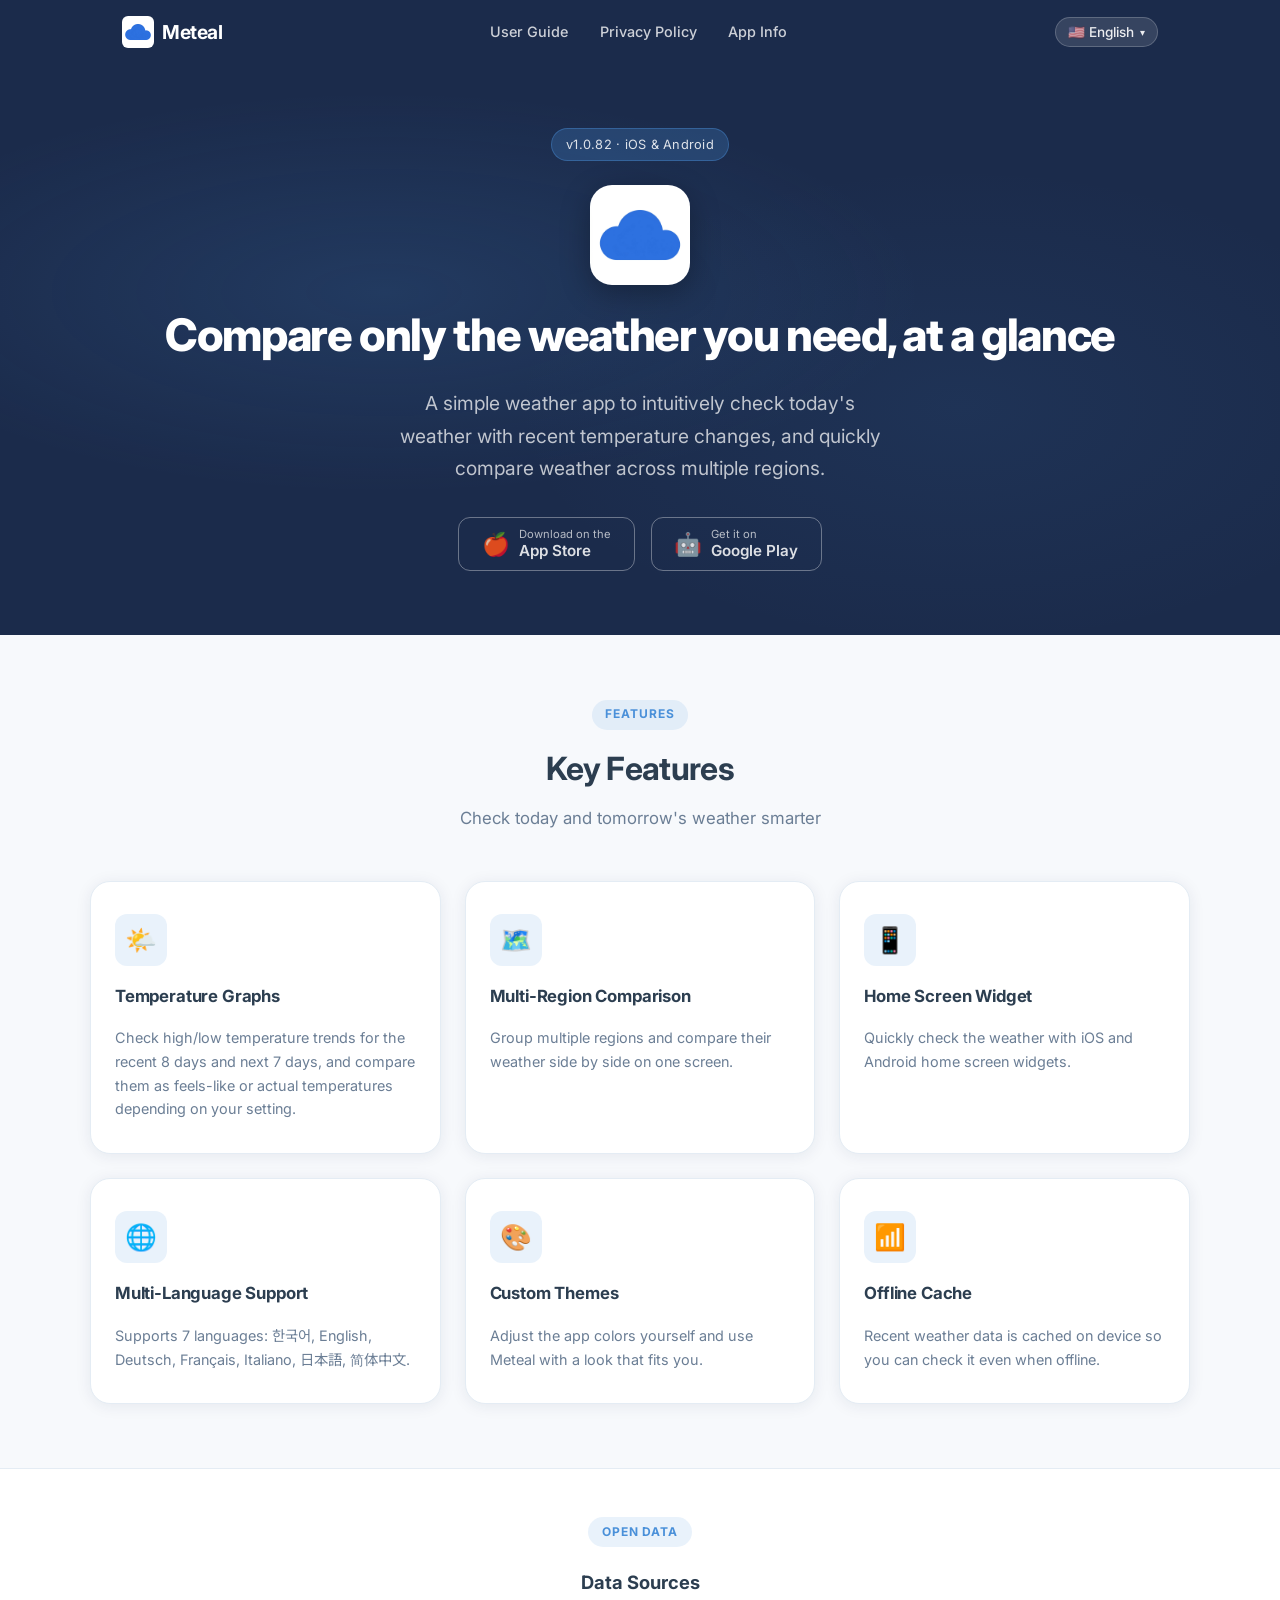
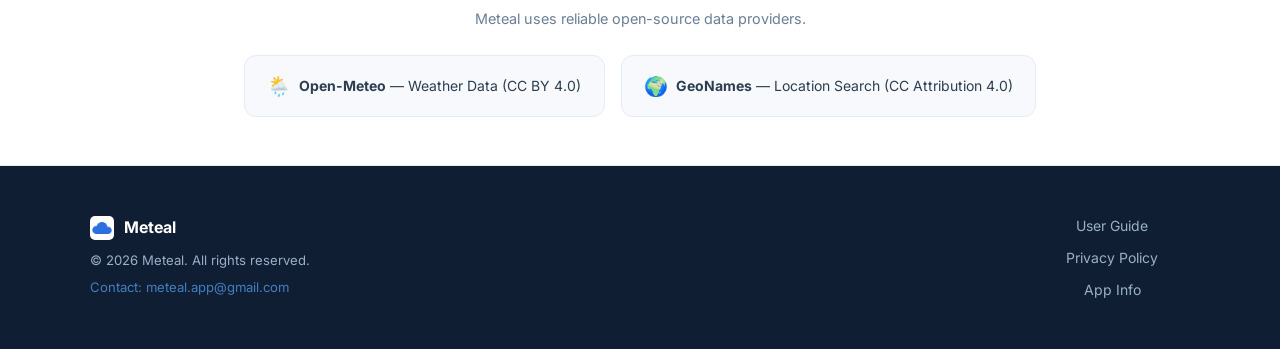
<file: meteal/index.html>
﻿<!DOCTYPE html>
<html lang="en" class="i18n-loading">
<head>
  <meta charset="UTF-8">
  <meta name="viewport" content="width=device-width, initial-scale=1.0">
  <title data-i18n-title-tag="hero.tagline" data-title-format="Meteal — {t}">Meteal — Compare only the weather you need, at a glance</title>
  <meta name="description" content="A simple weather app to intuitively check today's weather with recent temperature changes, and quickly compare weather across multiple regions.">
  <meta name="keywords" content="Meteal, 날씨 앱, weather app, 온도 그래프, 체감온도, 실제온도, 지역 비교, iOS, Android">
  <meta name="author" content="Meteal">
  <meta property="og:title" content="Meteal — Compare only the weather you need, at a glance">
  <meta property="og:description" content="A simple weather app to intuitively check today's weather with recent temperature changes, and quickly compare weather across multiple regions.">
  <meta property="og:type" content="website">
  <meta property="og:image" content="assets/icon.png">
  <meta name="theme-color" content="#1B2B4B">
  <link rel="icon" type="image/png" href="assets/icon.png">
  <link rel="preconnect" href="https://fonts.googleapis.com">
  <link rel="preconnect" href="https://fonts.gstatic.com" crossorigin>
  <link href="https://fonts.googleapis.com/css2?family=Inter:wght@400;500;600;700;800&family=Noto+Sans+KR:wght@400;500;700;800&display=swap" rel="stylesheet">
  <link rel="stylesheet" href="css/style.css">
</head>
<body>

  <!-- ── Header ── -->
  <header id="siteHeader">
    <nav>
      <a href="index.html" class="logo">
        <img src="assets/icon.png" alt="Meteal 아이콘">
        <span>Meteal</span>
      </a>

      <button id="mobileNavToggle" class="nav-mobile-toggle" aria-label="메뉴 열기">☰</button>

      <ul class="nav-links" id="navLinks">
        <li><a href="guide.html" data-i18n="nav.guide">이용 안내</a></li>
        <li><a href="privacy.html" data-i18n="nav.privacy">개인정보처리방침</a></li>
        <li><a href="license.html" data-i18n="nav.license">앱 정보</a></li>
      </ul>

      <div class="lang-selector" id="langSelector"></div>
    </nav>
  </header>

  <main>
    <!-- ── Hero ── -->
    <section class="hero" id="hero">
      <div class="hero-inner">
        <div class="hero-badge" data-i18n="hero.badge">v1.0.82 · iOS & Android</div>
        <img src="assets/icon.png" alt="Meteal 앱 아이콘" class="hero-icon">
        <h1 data-i18n="hero.tagline">Compare only the weather you need, at a glance</h1>
        <p class="hero-subtitle" data-i18n="hero.subtitle">A simple weather app to intuitively check today's weather with recent temperature changes, and quickly compare weather across multiple regions.</p>

        <div class="hero-buttons">
          <!-- iOS -->
          <a href="https://apps.apple.com/us/app/meteal/id6768666559" target="_blank" rel="noopener noreferrer" class="store-btn btn-outline" id="iosBtn">
            <span class="store-icon">🍎</span>
            <span class="store-text">
              <small>Download on the</small>
              <span data-i18n="hero.download_ios">App Store</span>
            </span>
          </a>

          <!-- Android -->
          <a href="https://play.google.com/store/apps/details?id=com.meteal.app" target="_blank" rel="noopener noreferrer" class="store-btn btn-outline" id="androidBtn">
            <span class="store-icon">🤖</span>
            <span class="store-text">
              <small>Get it on</small>
              <span data-i18n="hero.download_android">Google Play</span>
            </span>
          </a>
        </div>
      </div>
    </section>

    <!-- ── Features ── -->
    <section class="features" id="features">
      <div class="section-header">
        <span class="section-label">Features</span>
        <h2 data-i18n="features.title">주요 기능</h2>
        <p data-i18n="features.subtitle">오늘과 내일의 날씨를 더 스마트하게 확인하세요</p>
      </div>

      <div class="features-grid">
        <div class="feature-card">
          <div class="feature-icon">🌤️</div>
          <h3 data-i18n="features.weather.title">온도 그래프</h3>
          <p data-i18n="features.weather.desc">최근 8일과 향후 7일의 최고/최저 온도 흐름을 그래프로 확인하고, 설정에 따라 체감온도 또는 실제온도로 비교할 수 있습니다.</p>
        </div>

        <div class="feature-card">
          <div class="feature-icon">🗺️</div>
          <h3 data-i18n="features.comparison.title">지역 비교</h3>
          <p data-i18n="features.comparison.desc">여러 지역의 날씨를 그룹으로 묶어 한 화면에서 비교할 수 있습니다.</p>
        </div>

        <div class="feature-card">
          <div class="feature-icon">📱</div>
          <h3 data-i18n="features.widget.title">홈 화면 위젯</h3>
          <p data-i18n="features.widget.desc">iOS와 Android 홈 화면 위젯으로 빠르게 날씨를 확인하세요.</p>
        </div>

        <div class="feature-card">
          <div class="feature-icon">🌐</div>
          <h3 data-i18n="features.multilang.title">다국어 지원</h3>
          <p data-i18n="features.multilang.desc">한국어, English, Deutsch, Français, Italiano, 日本語, 简体中文 등 7개 언어를 지원합니다.</p>
        </div>

        <div class="feature-card">
          <div class="feature-icon">🎨</div>
          <h3 data-i18n="features.theme.title">사용자 테마</h3>
          <p data-i18n="features.theme.desc">앱 색상을 직접 조정해 나에게 맞는 화면 분위기로 사용할 수 있습니다.</p>
        </div>

        <div class="feature-card">
          <div class="feature-icon">📶</div>
          <h3 data-i18n="features.offline.title">오프라인 캐시</h3>
          <p data-i18n="features.offline.desc">최근 날씨 데이터를 기기에 캐시하여 오프라인 상태에서도 확인할 수 있습니다.</p>
        </div>

      </div>
    </section>

    <!-- ── Data Sources ── -->
    <section class="data-sources" id="dataSources">
      <div class="data-sources-inner">
        <span class="section-label" data-i18n="datasources.label">Open Data</span>
        <h2 style="font-size:1.15rem;font-weight:700;margin:0.5rem 0 0.5rem;" data-i18n="datasources.title">데이터 출처</h2>
        <p data-i18n="datasources.desc">Meteal은 신뢰할 수 있는 오픈소스 데이터를 사용합니다.</p>
        <div class="data-source-cards">
          <a href="https://open-meteo.com/" target="_blank" rel="noopener" class="data-source-card" id="openMeteoLink">
            <span class="ds-icon">🌦️</span>
            <span data-i18n-html="datasources.open_meteo_card"><strong>Open-Meteo</strong> — Weather Data (CC BY 4.0)</span>
          </a>
          <a href="https://www.geonames.org/" target="_blank" rel="noopener" class="data-source-card" id="geoNamesLink">
            <span class="ds-icon">🌍</span>
            <span data-i18n-html="datasources.geonames_card"><strong>GeoNames</strong> — Location Search (CC Attribution 4.0)</span>
          </a>
        </div>
      </div>
    </section>
  </main>

  <!-- ── Footer ── -->
  <footer id="siteFooter">
    <div class="footer-inner">
      <div>
        <div class="footer-brand">
          <img src="assets/icon.png" alt="Meteal">
          <span>Meteal</span>
        </div>
        <div class="footer-copy" data-i18n="footer.copyright">© 2026 Meteal. All rights reserved.</div>
        <div class="footer-email">
          <a href="mailto:meteal.app@gmail.com" data-i18n="footer.contact">문의: meteal.app@gmail.com</a>
        </div>
      </div>
      <nav class="footer-links" aria-label="Footer 링크">
        <a href="guide.html" data-i18n="footer.links.guide">이용 안내</a>
        <a href="privacy.html" data-i18n="footer.links.privacy">개인정보처리방침</a>
        <a href="license.html" data-i18n="footer.links.license">앱 정보</a>
      </nav>
    </div>
  </footer>

  <script src="js/i18n.js"></script>
</body>
</html>
</file>
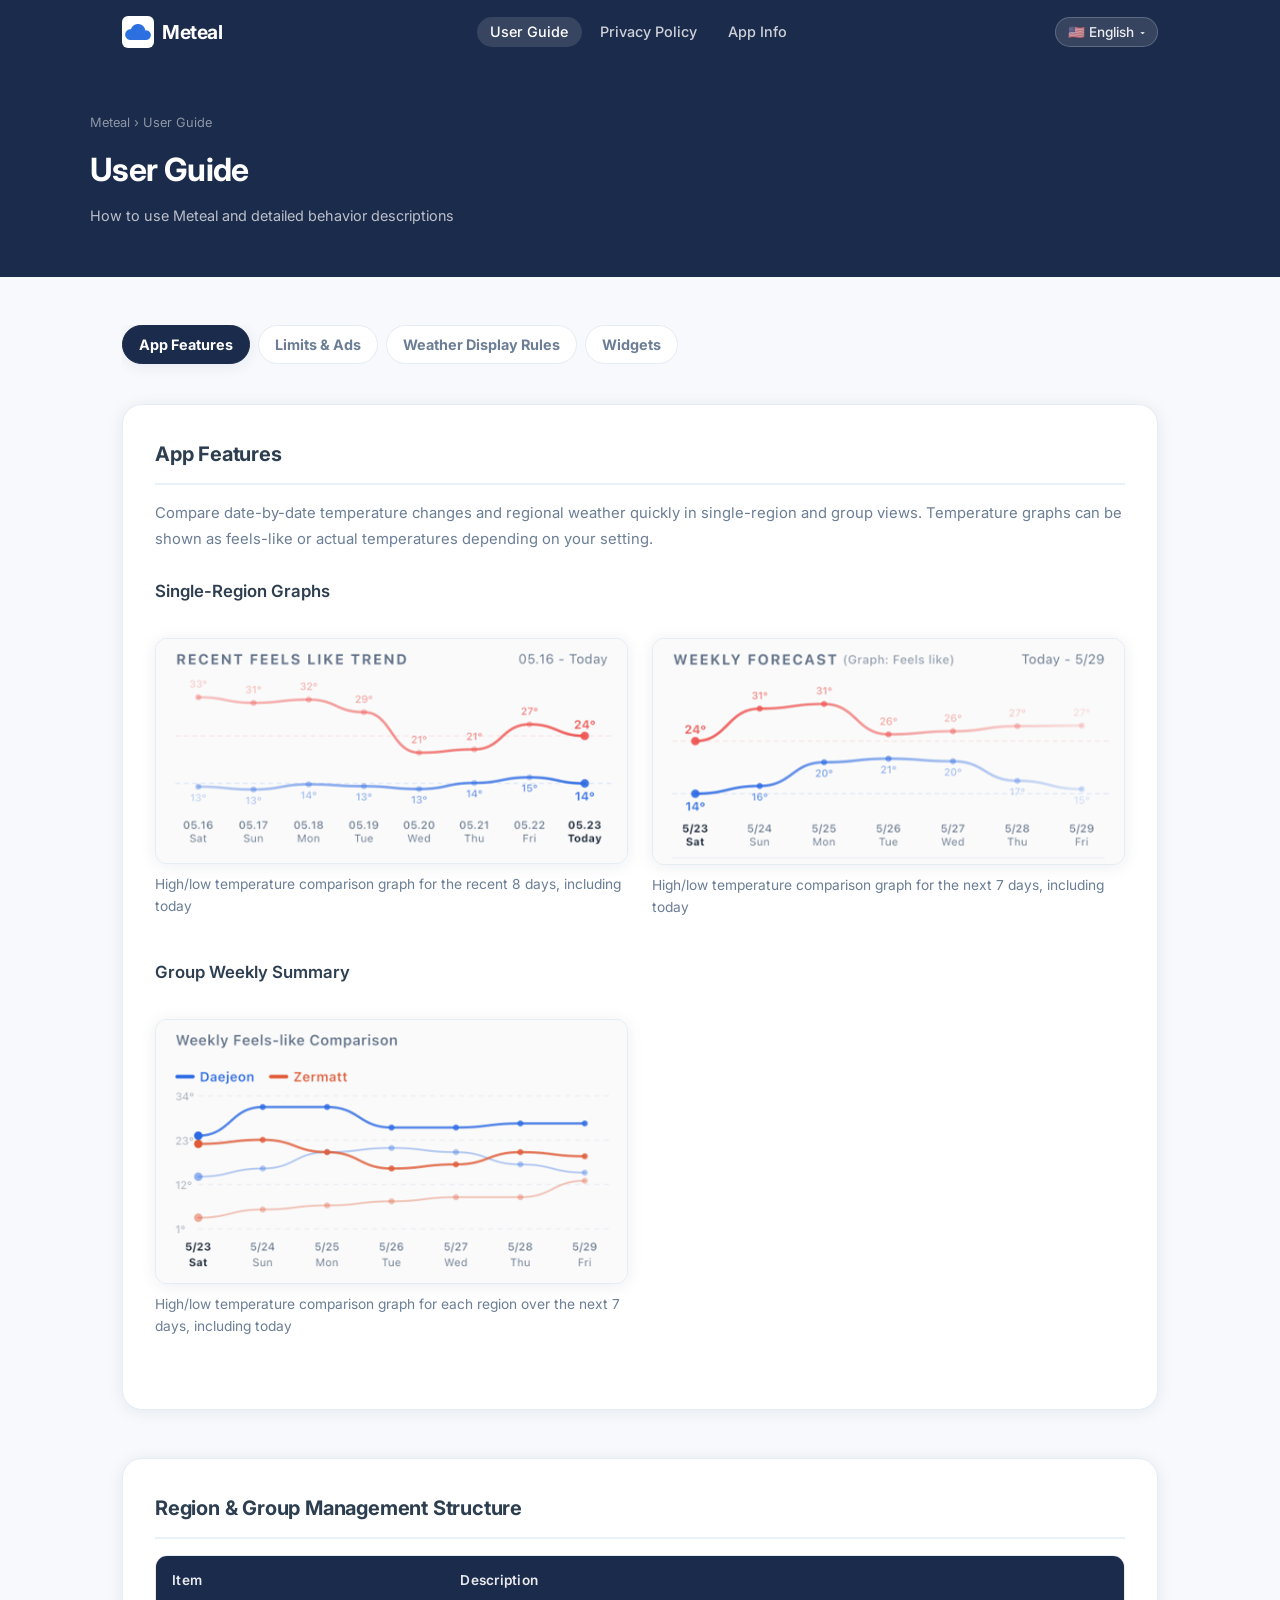
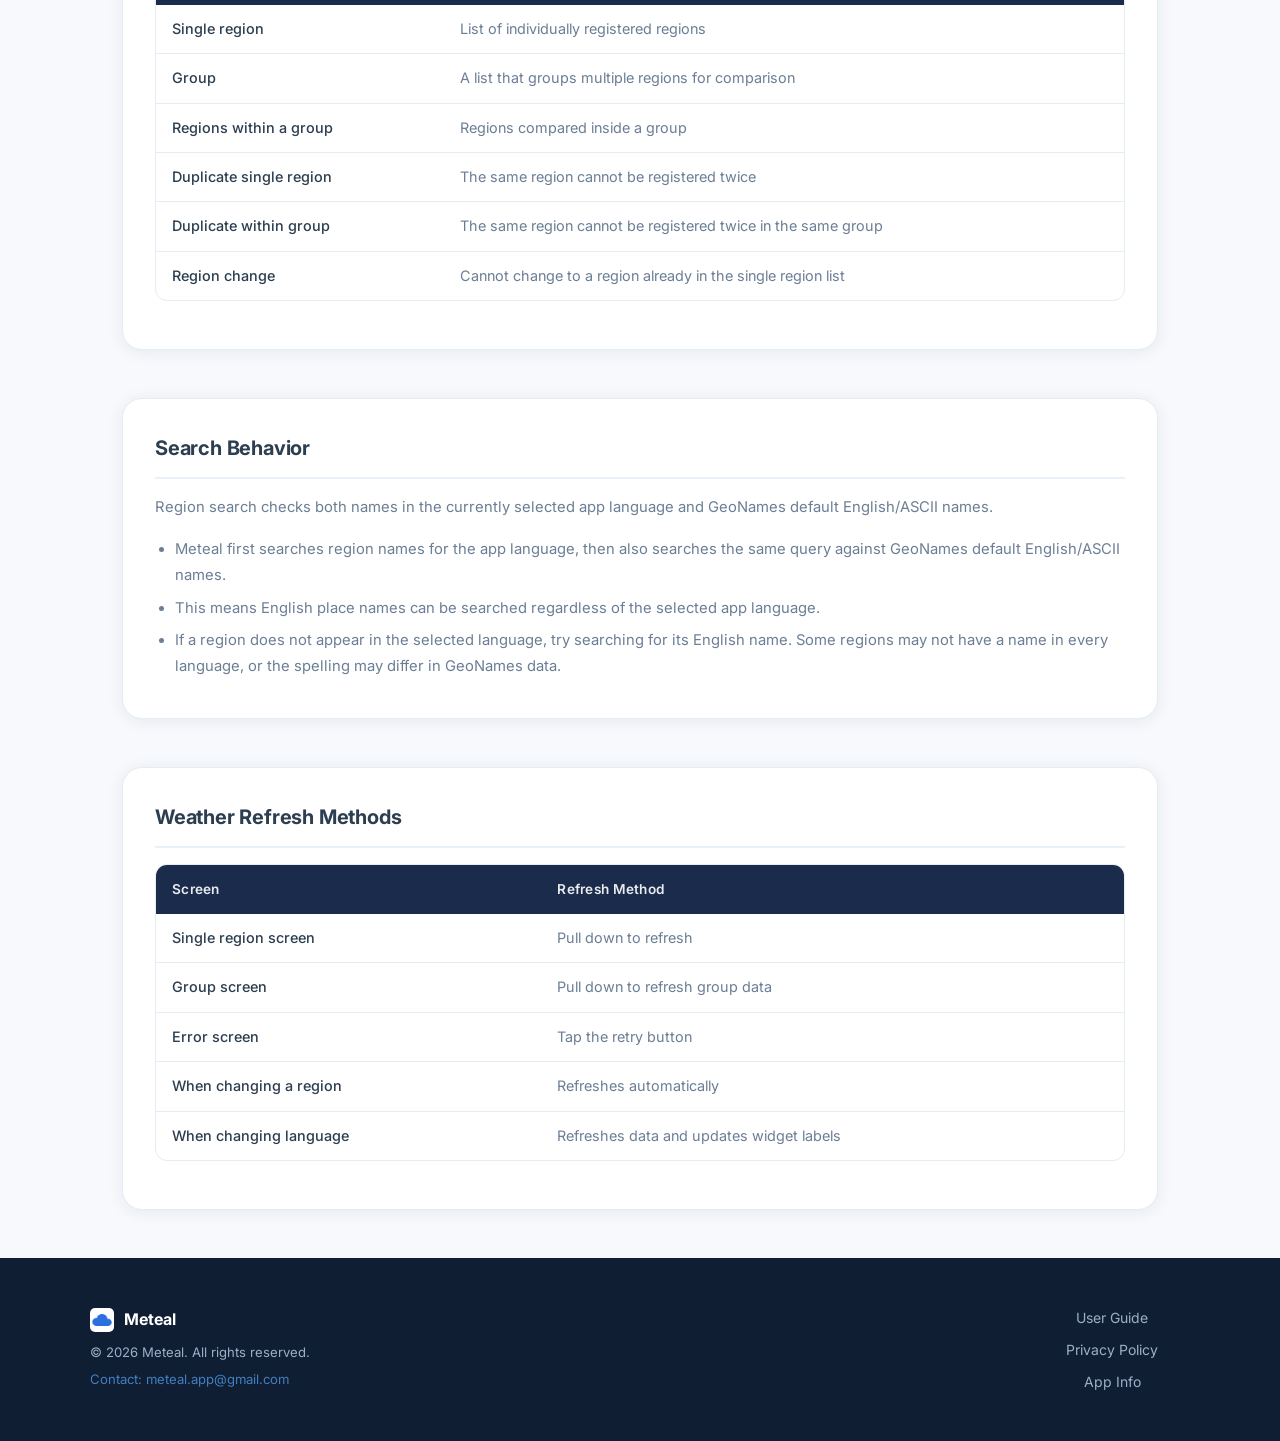
<file: meteal/guide.html>
<!DOCTYPE html>
<html lang="ko" class="i18n-loading">
<head>
  <meta charset="UTF-8">
  <meta name="viewport" content="width=device-width, initial-scale=1.0">
  <title data-i18n-title-tag="guide.title" data-title-format="{t} — Meteal">User Guide — Meteal</title>
  <meta name="description" content="Meteal 앱의 이용 안내 페이지. 지역 등록 한도, 날씨 코드, 새로고침 방법, 캐시 정보 등을 확인하세요.">
  <meta name="author" content="Meteal">
  <meta property="og:title" content="User Guide — Meteal">
  <meta property="og:type" content="website">
  <meta name="theme-color" content="#1B2B4B">
  <link rel="icon" type="image/png" href="assets/icon.png">
  <link rel="preconnect" href="https://fonts.googleapis.com">
  <link rel="preconnect" href="https://fonts.gstatic.com" crossorigin>
  <link href="https://fonts.googleapis.com/css2?family=Inter:wght@400;500;600;700;800&family=Noto+Sans+KR:wght@400;500;700;800&display=swap" rel="stylesheet">
  <link rel="stylesheet" href="css/style.css">
</head>
<body>

  <!-- ── Header ── -->
  <header id="siteHeader">
    <nav>
      <a href="index.html" class="logo">
        <img src="assets/icon.png" alt="Meteal 아이콘">
        <span>Meteal</span>
      </a>

      <button id="mobileNavToggle" class="nav-mobile-toggle" aria-label="메뉴 열기">☰</button>

      <ul class="nav-links" id="navLinks">
        <li><a href="guide.html" class="active" data-i18n="nav.guide">이용 안내</a></li>
        <li><a href="privacy.html" data-i18n="nav.privacy">개인정보처리방침</a></li>
        <li><a href="license.html" data-i18n="nav.license">앱 정보</a></li>
      </ul>

      <div class="lang-selector" id="langSelector"></div>
    </nav>
  </header>

  <!-- ── Page Hero ── -->
  <div class="page-hero">
    <div class="page-hero-inner">
      <div class="breadcrumb">
        <a href="index.html">Meteal</a> › <span data-i18n="nav.guide">이용 안내</span>
      </div>
      <h1 data-i18n="guide.title">User Guide</h1>
      <p data-i18n="guide.subtitle">Meteal 앱 사용 방법과 상세 동작 설명</p>
    </div>
  </div>

  <main>
    <div class="page-content">

      <div class="guide-tabs" role="tablist" aria-label="Meteal guide sections">
        <button class="guide-tab active" type="button" role="tab" aria-selected="true" aria-controls="tab-features" id="guide-tab-features" data-guide-tab="features" data-i18n="guide.tabs.features">앱 기능</button>
        <button class="guide-tab" type="button" role="tab" aria-selected="false" aria-controls="tab-limits" id="guide-tab-limits" data-guide-tab="limits" data-i18n="guide.tabs.limits">이용 제한 및 광고</button>
        <button class="guide-tab" type="button" role="tab" aria-selected="false" aria-controls="tab-weather" id="guide-tab-weather" data-guide-tab="weather" data-i18n="guide.tabs.weather">날씨 표시 기준</button>
        <button class="guide-tab" type="button" role="tab" aria-selected="false" aria-controls="tab-widgets" id="guide-tab-widgets" data-guide-tab="widgets" data-i18n="guide.tabs.widgets">위젯</button>
      </div>

      <div class="guide-tab-panels">
        <section class="guide-panel active" id="tab-features" role="tabpanel" aria-labelledby="guide-tab-features" data-guide-panel="features">
          <section class="content-section" id="app-features">
            <h2 data-i18n="guide.app_features.title">앱 기능</h2>
            <p data-i18n="guide.app_features.desc">단일 지역과 그룹 화면에서 날짜별 온도 변화와 지역별 날씨를 빠르게 비교할 수 있습니다. 온도 그래프는 설정에 따라 체감온도 또는 실제온도로 표시할 수 있습니다.</p>

            <h3 data-i18n="guide.app_features.single_title">단일 지역 그래프</h3>
            <div class="guide-media-grid">
              <figure class="guide-media">
                <img src="assets/guide/ap_1.png" alt="최근 8일 온도 그래프">
                <figcaption data-i18n="guide.app_features.single_past">오늘 포함 최근 8일 동안의 최고/최저 온도 비교 그래프</figcaption>
              </figure>
              <figure class="guide-media">
                <img src="assets/guide/ap_2.png" alt="향후 7일 온도 그래프">
                <figcaption data-i18n="guide.app_features.single_future">오늘 포함 향후 7일 동안의 최고/최저 온도 비교 그래프</figcaption>
              </figure>
            </div>

            <h3 data-i18n="guide.app_features.group_title">그룹 주간 요약</h3>
            <div class="guide-media-grid">
              <figure class="guide-media">
                <img src="assets/guide/ap_3.png" alt="그룹 주간 요약 온도 그래프">
                <figcaption data-i18n="guide.app_features.group_weekly">각 지역의 오늘 포함 향후 7일 동안의 최고/최저 온도 비교 그래프</figcaption>
              </figure>
            </div>
          </section>

          <section class="content-section" id="structure">
            <h2 data-i18n="guide.structure.title">지역 및 그룹 관리 구조</h2>

            <div class="table-wrap">
              <table id="structureTable">
                <thead>
                  <tr>
                    <th data-i18n="guide.structure.th_item">항목</th>
                    <th data-i18n="guide.structure.th_desc">설명</th>
                  </tr>
                </thead>
                <tbody>
                  <tr>
                    <td data-i18n="guide.structure.row_single_item">단일 지역</td>
                    <td data-i18n="guide.structure.row_single_desc">개별 등록된 지역 목록</td>
                  </tr>
                  <tr>
                    <td data-i18n="guide.structure.row_group_item">그룹</td>
                    <td data-i18n="guide.structure.row_group_desc">여러 지역을 묶어 비교하는 목록</td>
                  </tr>
                  <tr>
                    <td data-i18n="guide.structure.row_group_regions_item">그룹 내 지역</td>
                    <td data-i18n="guide.structure.row_group_regions_desc">그룹 내에서 비교하는 지역들</td>
                  </tr>
                  <tr>
                    <td data-i18n="guide.structure.row_single_duplicate_item">단일 지역 중복</td>
                    <td data-i18n="guide.structure.row_single_duplicate_desc">동일 지역은 두 번 등록 불가</td>
                  </tr>
                  <tr>
                    <td data-i18n="guide.structure.row_group_duplicate_item">그룹 내 중복</td>
                    <td data-i18n="guide.structure.row_group_duplicate_desc">동일 지역은 같은 그룹 내 두 번 등록 불가</td>
                  </tr>
                  <tr>
                    <td data-i18n="guide.structure.row_region_change_item">지역 변경</td>
                    <td data-i18n="guide.structure.row_region_change_desc">단일 지역 목록의 기존 지역으로 변경 불가</td>
                  </tr>
                </tbody>
              </table>
            </div>
          </section>

          <section class="content-section" id="search-behavior">
            <h2 data-i18n="guide.search.title">검색 방식</h2>
            <p data-i18n="guide.search.desc">지역 검색은 현재 설정된 언어의 지역명과 GeoNames 기본 영문명을 함께 검색합니다.</p>
            <ul>
              <li data-i18n="guide.search.ko_lang">먼저 앱에 설정된 언어의 지역명으로 검색하고, 같은 검색어를 GeoNames의 기본 영문/ASCII 지역명에서도 추가로 찾습니다.</li>
              <li data-i18n="guide.search.en_lang">따라서 설정 언어와 관계없이 영어 지명으로도 검색할 수 있습니다.</li>
              <li data-i18n="guide.search.reason">원하는 지역이 현재 설정된 언어로 검색되지 않으면 영어 지명으로 다시 검색해 보세요. 일부 지역은 GeoNames 데이터에 해당 언어 이름이 없거나 표기가 다를 수 있습니다.</li>
            </ul>
          </section>

          <section class="content-section" id="refresh-methods">
            <h2 data-i18n="guide.refresh.title">날씨 새로고침 방법</h2>

            <div class="table-wrap">
              <table id="refreshTable">
                <thead>
                  <tr>
                    <th data-i18n="guide.refresh.th_location">화면</th>
                    <th data-i18n="guide.refresh.th_method">새로고침 방법</th>
                  </tr>
                </thead>
                <tbody>
                  <tr>
                    <td data-i18n="guide.refresh.row_single_screen">단일 지역 화면</td>
                    <td data-i18n="guide.refresh.row_single_method">아래로 당겨서 새로고침</td>
                  </tr>
                  <tr>
                    <td data-i18n="guide.refresh.row_group_screen">그룹 화면</td>
                    <td data-i18n="guide.refresh.row_group_method">아래로 당겨서 그룹 데이터 새로고침</td>
                  </tr>
                  <tr>
                    <td data-i18n="guide.refresh.row_error_screen">오류 화면</td>
                    <td data-i18n="guide.refresh.row_error_method">재시도 버튼 탭</td>
                  </tr>
                  <tr>
                    <td data-i18n="guide.refresh.row_region_change">지역 변경 시</td>
                    <td data-i18n="guide.refresh.row_region_method">자동 새로고침</td>
                  </tr>
                  <tr>
                    <td data-i18n="guide.refresh.row_language_change">언어 변경 시</td>
                    <td data-i18n="guide.refresh.row_language_method">새로고침 + 위젯 레이블 업데이트</td>
                  </tr>
                </tbody>
              </table>
            </div>
          </section>
        </section>

        <section class="guide-panel" id="tab-limits" role="tabpanel" aria-labelledby="guide-tab-limits" data-guide-panel="limits" hidden>
          <section class="content-section" id="region-limits">
            <h2 data-i18n="guide.region_limits.title">지역 및 그룹 등록 한도</h2>
            <p data-i18n="guide.region_limits.desc">Meteal은 무료 범위 내에서 기본 기능을 제공하며, 초과 시 리워드 광고 시청이 필요합니다.</p>

            <div class="table-wrap">
              <table id="regionLimitsTable">
                <thead>
                  <tr>
                    <th data-i18n="guide.region_limits.th_feature">기능</th>
                    <th data-i18n="guide.region_limits.th_free">무료 범위</th>
                    <th data-i18n="guide.region_limits.th_ad_from">광고 필요 시점</th>
                    <th data-i18n="guide.region_limits.th_max">최대 한도</th>
                  </tr>
                </thead>
                <tbody>
                  <tr>
                    <td data-i18n="guide.region_limits.row1_feature">단일 지역</td>
                    <td data-i18n="guide.region_limits.row1_free">2개까지</td>
                    <td data-i18n="guide.region_limits.row1_ad">3번째부터</td>
                    <td data-i18n="guide.region_limits.row1_max">최대 7개</td>
                  </tr>
                  <tr>
                    <td data-i18n="guide.region_limits.row2_feature">그룹 생성</td>
                    <td data-i18n="guide.region_limits.row2_free">2개까지</td>
                    <td data-i18n="guide.region_limits.row2_ad">3번째부터</td>
                    <td data-i18n="guide.region_limits.row2_max">최대 5개</td>
                  </tr>
                  <tr>
                    <td data-i18n="guide.region_limits.row3_feature">그룹 내 지역</td>
                    <td data-i18n="guide.region_limits.row3_free">그룹당 2개까지</td>
                    <td data-i18n="guide.region_limits.row3_ad">각 그룹 3번째부터</td>
                    <td data-i18n="guide.region_limits.row3_max">그룹당 최대 5개</td>
                  </tr>
                </tbody>
              </table>
            </div>

            <div class="callout callout-info">
              <span class="callout-icon">ℹ️</span>
              <span data-i18n="guide.region_limits.note">지역 변경은 추가로 간주하지 않으므로 광고 시청이 필요하지 않습니다. 단, 단일 지역 목록에 이미 등록된 지역으로는 변경할 수 없습니다.</span>
            </div>
          </section>

          <section class="content-section" id="ad-info">
            <h2 data-i18n="guide.ad_info.title">광고 안내</h2>
            <p data-i18n="guide.ad_info.desc">리워드 광고는 무료 범위 초과 시 지역/그룹 추가에 필요합니다. 아래의 경우 광고가 로드되지 않을 수 있습니다:</p>
            <ul>
              <li data-i18n="guide.ad_info.reason1">불안정한 네트워크 상태</li>
              <li data-i18n="guide.ad_info.reason2">광고 재고 부족</li>
              <li data-i18n="guide.ad_info.reason3">서버 응답 지연</li>
              <li data-i18n="guide.ad_info.reason4">기기 또는 OS 제한</li>
              <li data-i18n="guide.ad_info.reason5">일시적인 서비스 장애</li>
            </ul>
            <h3 data-i18n="guide.ad_info.fallback_title">광고 로드 실패 시 처리 방식</h3>
            <p data-i18n="guide.ad_info.fallback_online">인터넷 연결은 되어 있지만 광고 서버 응답 지연, 광고 재고 부족, 일시적인 서비스 문제 등으로 리워드 광고를 불러오지 못한 경우에는 기능 사용을 막지 않고 계속 진행할 수 있습니다. 이때 앱 하단에 광고를 건너뛰고 진행된다는 안내가 약 3초간 표시됩니다.</p>
            <p data-i18n="guide.ad_info.fallback_offline">인터넷 연결이 없는 경우에는 광고를 불러올 수 없으므로 추가 기능 사용이 일시적으로 제한되며, 네트워크 오류 안내가 표시됩니다.</p>
            <p data-i18n="guide.ad_info.retry_policy">또한 불필요한 광고 요청이 반복되지 않도록 배너 광고 재시도 횟수와 요청 간격을 제한하고, 앱이 백그라운드 상태일 때는 광고 요청을 진행하지 않습니다. 네트워크가 복구된 뒤에는 잠시 안정화 시간을 둔 후 광고를 다시 요청합니다.</p>
            <h3 data-i18n="guide.ad_info.stability_title">광고 요청 안정화 정책</h3>
            <div class="table-wrap">
              <table id="adStabilityTable">
                <thead>
                  <tr>
                    <th data-i18n="guide.ad_info.stability_th_item">항목</th>
                    <th data-i18n="guide.ad_info.stability_th_policy">처리 방식</th>
                  </tr>
                </thead>
                <tbody>
                  <tr>
                    <td data-i18n="guide.ad_info.stability_banner_item">배너 광고 재시도</td>
                    <td data-i18n="guide.ad_info.stability_banner_policy">연속 실패 시 최대 5회까지 재시도하며, 기준에 도달하면 약 30분 동안 재시도를 늦춥니다.</td>
                  </tr>
                  <tr>
                    <td data-i18n="guide.ad_info.stability_banner_interval_item">배너 광고 요청 간격</td>
                    <td data-i18n="guide.ad_info.stability_banner_interval_policy">새 배너 광고 요청은 최소 60초 간격을 유지하며, 60초 안에 다시 요청되면 남은 시간만큼 지연 후 한 번만 다시 시도합니다.</td>
                  </tr>
                  <tr>
                    <td data-i18n="guide.ad_info.stability_background_item">백그라운드 상태</td>
                    <td data-i18n="guide.ad_info.stability_background_policy">앱이 백그라운드 상태이면 배너 광고 요청과 보상형 광고 사전 로드를 진행하지 않습니다. 포그라운드로 돌아오면 필요한 광고 준비를 다시 확인합니다.</td>
                  </tr>
                  <tr>
                    <td data-i18n="guide.ad_info.stability_network_item">네트워크 복구 후 요청</td>
                    <td data-i18n="guide.ad_info.stability_network_policy">네트워크가 복구되면 즉시 요청하지 않고 약 5초간 안정화 시간을 둔 뒤 광고를 다시 요청합니다.</td>
                  </tr>
                  <tr>
                    <td data-i18n="guide.ad_info.stability_rewarded_item">보상형 광고 사전 로드</td>
                    <td data-i18n="guide.ad_info.stability_rewarded_policy">사전 로드에 실패하면 약 2분 후 다시 시도합니다.</td>
                  </tr>
                  <tr>
                    <td data-i18n="guide.ad_info.stability_online_item">리워드 광고 로드 실패</td>
                    <td data-i18n="guide.ad_info.stability_online_policy">인터넷 연결이 있으면 광고 서버 또는 재고 문제로 보고 기능 사용을 허용하며, 하단 안내를 약 3초간 표시합니다.</td>
                  </tr>
                  <tr>
                    <td data-i18n="guide.ad_info.stability_offline_item">오프라인 상태의 광고 실패</td>
                    <td data-i18n="guide.ad_info.stability_offline_policy">인터넷 연결이 없으면 추가 기능 사용을 일시적으로 제한하고 네트워크 오류 안내를 표시합니다.</td>
                  </tr>
                </tbody>
              </table>
            </div>
          </section>
        </section>

        <section class="guide-panel" id="tab-weather" role="tabpanel" aria-labelledby="guide-tab-weather" data-guide-panel="weather" hidden>
          <section class="content-section" id="display-rules">
            <h2 data-i18n="guide.display_rules.title">공통 표기 방식</h2>
            <p data-i18n="guide.display_rules.desc">Meteal은 시간별 데이터를 앱 화면에 맞게 요약해 하루, 오전, 오후 단위로 표시합니다.</p>

            <div class="table-wrap">
              <table id="displayRulesTable">
                <thead>
                  <tr>
                    <th data-i18n="guide.display_rules.th_item">항목</th>
                    <th data-i18n="guide.display_rules.th_rule">표기 방법</th>
                  </tr>
                </thead>
                <tbody>
                  <tr>
                    <td data-i18n="guide.display_rules.day_weather">하루 날씨 정보</td>
                    <td data-i18n="guide.display_rules.day_weather_rule">대상 시간대에서 가장 많이 나타난 날씨 상태를 표시합니다.</td>
                  </tr>
                  <tr>
                    <td data-i18n="guide.display_rules.am_weather">오전 날씨 정보</td>
                    <td data-i18n="guide.display_rules.am_weather_rule">오전 시간대에서 가장 많이 나타난 날씨 상태를 표시합니다.</td>
                  </tr>
                  <tr>
                    <td data-i18n="guide.display_rules.pm_weather">오후 날씨 정보</td>
                    <td data-i18n="guide.display_rules.pm_weather_rule">오후 시간대에서 가장 많이 나타난 날씨 상태를 표시합니다.</td>
                  </tr>
                  <tr>
                    <td data-i18n="guide.display_rules.am_temp">오전 온도 정보</td>
                    <td data-i18n="guide.display_rules.am_temp_rule">오전 시간대의 온도 데이터를 평균 또는 대표값으로 요약해 표시합니다.</td>
                  </tr>
                  <tr>
                    <td data-i18n="guide.display_rules.pm_temp">오후 온도 정보</td>
                    <td data-i18n="guide.display_rules.pm_temp_rule">오후 시간대의 온도 데이터를 평균 또는 대표값으로 요약해 표시합니다.</td>
                  </tr>
                  <tr>
                    <td data-i18n="guide.display_rules.options">강수량, 풍속, 습도, 강수확률</td>
                    <td data-i18n="guide.display_rules.options_rule">각 표시 옵션의 성격에 맞게 합계, 평균, 확률 등으로 요약해 표시합니다.</td>
                  </tr>
                </tbody>
              </table>
            </div>
          </section>

          <section class="content-section" id="current-weather-basis">
            <h2 data-i18n="guide.current_weather_basis.title">현재 온도와 시간별 온도가 다를 수 있는 이유</h2>
            <p data-i18n="guide.current_weather_basis.desc1">Meteal의 현재 온도는 더 현재 시점에 가까운 값을 표시하기 위해 Open-Meteo의 current 데이터를 우선 사용합니다. current 데이터는 15분 단위의 날씨 모델 데이터를 기반으로 제공됩니다.</p>
            <p data-i18n="guide.current_weather_basis.desc2">반면 시간대별 표와 그래프에 표시되는 온도는 hourly 데이터를 사용하며, 1시간 단위의 기상 정보를 기준으로 표시됩니다. 따라서 현재 온도와 같은 시간대의 hourly 온도는 서로 다를 수 있습니다.</p>
            <p data-i18n="guide.current_weather_basis.desc3">또한 Meteal의 날씨 정보는 특정 관측소의 실측값을 그대로 표시하는 방식이 아니라, 선택한 지역 좌표를 기준으로 Open-Meteo가 여러 기상 모델 데이터를 조합해 제공하는 예측값을 사용합니다. 지역, 고도, 모델 해상도, 보간 방식에 따라 각 국가 기상청 앱이나 관측소 자료와 차이가 있을 수 있습니다.</p>
          </section>

          <section class="content-section" id="weather-codes">
            <h2 data-i18n="guide.weather_codes.title">날씨 상태 표시 기준</h2>
            <p data-i18n="guide.weather_codes.desc">Open-Meteo API의 날씨 코드를 기반으로 아래와 같이 날씨 상태를 표시합니다.</p>

            <div class="table-wrap">
              <table id="weatherCodesTable">
                <thead>
                  <tr>
                    <th data-i18n="guide.weather_codes.th_code">코드</th>
                    <th data-i18n="guide.weather_codes.th_display">표시</th>
                    <th data-i18n="guide.weather_codes.th_icon">아이콘</th>
                  </tr>
                </thead>
                <tbody>
                  <tr>
                    <td>0</td>
                    <td data-i18n="guide.weather_codes.row_clear">Clear</td>
                    <td>☀️</td>
                  </tr>
                  <tr>
                    <td>1</td>
                    <td data-i18n="guide.weather_codes.row_mostly_clear">Mostly Clear</td>
                    <td>🌤️</td>
                  </tr>
                  <tr>
                    <td>2</td>
                    <td data-i18n="guide.weather_codes.row_partly_cloudy">Partly Cloudy</td>
                    <td>⛅</td>
                  </tr>
                  <tr>
                    <td>3</td>
                    <td data-i18n="guide.weather_codes.row_cloudy">Cloudy</td>
                    <td>☁️</td>
                  </tr>
                  <tr>
                    <td>45, 48</td>
                    <td data-i18n="guide.weather_codes.row_fog">Fog</td>
                    <td>🌫️</td>
                  </tr>
                  <tr>
                    <td>51, 53, 55, 56, 57, 61, 63, 65, 66, 67, 80, 81, 82</td>
                    <td data-i18n="guide.weather_codes.row_rain">Rain</td>
                    <td>🌧️</td>
                  </tr>
                  <tr>
                    <td>71, 73, 75, 77, 85, 86</td>
                    <td data-i18n="guide.weather_codes.row_snow">Snow</td>
                    <td>❄️</td>
                  </tr>
                  <tr>
                    <td>95, 96, 99</td>
                    <td data-i18n="guide.weather_codes.row_thunderstorm">Thunderstorm</td>
                    <td>⛈️</td>
                  </tr>
                </tbody>
              </table>
            </div>
          </section>

          <section class="content-section" id="data-storage">
            <h2 data-i18n="guide.data_storage.title">앱 날씨 데이터 저장 및 새로고침</h2>
            <p data-i18n="guide.data_storage.range">데이터 범위: 시간별 (과거 7일 + 예보 7일), 일별 (과거 7일 + 예보 7일)</p>
            <p data-i18n="guide.data_storage.included">포함 항목: 기온, 체감온도, 강수량, 강수 확률, 습도, 운량, 날씨 코드, 풍속/풍향, 일출/일몰</p>

            <h3 data-i18n="guide.data_storage.cache_title">캐시 유지 시간</h3>
            <div class="table-wrap">
              <table id="cacheTable">
                <thead>
                  <tr>
                    <th data-i18n="guide.data_storage.th_type">데이터 유형</th>
                    <th data-i18n="guide.data_storage.th_duration">캐시 유지 시간</th>
                  </tr>
                </thead>
                <tbody>
                  <tr>
                    <td data-i18n="guide.data_storage.row_hourly">시간별 날씨</td>
                    <td data-i18n="guide.data_storage.row_hourly_duration">60분</td>
                  </tr>
                  <tr>
                    <td data-i18n="guide.data_storage.row_daily">일별 날씨</td>
                    <td data-i18n="guide.data_storage.row_daily_duration">6시간</td>
                  </tr>
                  <tr>
                    <td data-i18n="guide.data_storage.row_previous_day">전날 데이터</td>
                    <td data-i18n="guide.data_storage.row_previous_day_duration">24시간</td>
                  </tr>
                  <tr>
                    <td data-i18n="guide.data_storage.row_current">현재 날씨</td>
                    <td data-i18n="guide.data_storage.row_current_duration">60분 (current 데이터 우선 사용)</td>
                  </tr>
                </tbody>
              </table>
            </div>
          </section>
        </section>

        <section class="guide-panel" id="tab-widgets" role="tabpanel" aria-labelledby="guide-tab-widgets" data-guide-panel="widgets" hidden>
          <section class="content-section" id="widget-types">
            <h2 data-i18n="guide.widgets.title">위젯 설명</h2>
            <div class="callout callout-info">
              <span class="callout-icon">ℹ️</span>
              <span data-i18n="guide.widgets.basis">모든 위젯은 단일 화면에서 마지막으로 표시된 지역의 정보를 기준으로 표시됩니다.</span>
            </div>

            <h3 data-i18n="guide.widgets.android_title">Android 위젯</h3>
            <p data-i18n="guide.widgets.android_desc">Android 홈 화면 위젯은 배경이 투명하게 표시되어 사용자의 홈 화면 배경과 자연스럽게 어울립니다.</p>
            <div class="guide-media-grid">
              <figure class="guide-media">
                <img src="assets/guide/wg_a_1.jpg" alt="Android 홈 화면 위젯">
                <figcaption data-i18n="guide.widgets.android_home">최근 8일 최고/최저 온도 그래프, 오전/오후 날씨 아이콘, 현재 온도와 현재 날씨 정보를 표시합니다.</figcaption>
              </figure>
            </div>

            <h3 data-i18n="guide.widgets.ios_title">iOS 위젯</h3>
            <p data-i18n="guide.widgets.ios_desc">iOS 홈 화면 위젯은 라이트 모드와 다크 모드에 맞춰 배경과 색상이 자동으로 조정됩니다.</p>
            <div class="guide-media-grid">
              <figure class="guide-media">
                <img src="assets/guide/wg_ios_1.jpg" alt="iOS 잠금 화면 최고 최저 단일 그래프 위젯">
                <figcaption data-i18n="guide.widgets.ios_lock_split">잠금 화면: 최고 온도 그래프와 최저 온도 그래프를 각각 제공</figcaption>
              </figure>
              <figure class="guide-media">
                <img src="assets/guide/wg_ios_2.jpg" alt="iOS 잠금 화면 최고 최저 위젯">
                <figcaption data-i18n="guide.widgets.ios_lock_full">잠금 화면: 오늘 포함 최근 8일 최고/최저 온도 비교 그래프</figcaption>
              </figure>
              <figure class="guide-media">
                <img src="assets/guide/wg_ios_3.jpg" alt="iOS 홈 화면 위젯">
                <figcaption data-i18n="guide.widgets.ios_home">홈 화면: 최근 8일 최고/최저 온도 그래프, 오전/오후 날씨 아이콘, 현재 온도와 현재 날씨 정보를 표시합니다.</figcaption>
              </figure>
            </div>
          </section>

          <section class="content-section" id="widget-temperature-basis">
            <h2 data-i18n="guide.widget_temperature_basis.title">위젯 온도 표시 기준</h2>
            <p data-i18n="guide.widget_temperature_basis.desc1">홈 화면 위젯의 현재 온도와 최고/최저 온도 그래프는 앱의 그래프 온도 설정에 따라 체감온도 또는 실제온도로 표시됩니다.</p>
            <p data-i18n="guide.widget_temperature_basis.desc2">체감온도를 선택하면 현재 온도에 Open-Meteo의 current apparent_temperature 데이터를, 실제온도를 선택하면 current temperature_2m 데이터를 우선 사용합니다.</p>
            <p data-i18n="guide.widget_temperature_basis.desc3">현재 온도는 현재 시점의 current 데이터를 사용하고, 그래프는 날짜별 최고/최저 데이터를 사용하므로 값이 다를 수 있습니다. 오전/오후 날씨 정보는 별도로 요약됩니다.</p>
          </section>

          <section class="content-section" id="widget-refresh">
            <h2 data-i18n="guide.widget_refresh.title">위젯 데이터 새로고침</h2>

            <h3 data-i18n="guide.widget_refresh.android_title">Android</h3>
            <p data-i18n="guide.widget_refresh.android_desc">약 1시간마다 백그라운드 작업 실행, Open-Meteo 전체 범위 데이터 가져옴, 위젯용 부분 데이터 저장</p>

            <h3 data-i18n="guide.widget_refresh.widget_data_title">위젯 저장 데이터</h3>
            <div class="callout callout-note">
              <span class="callout-icon">📦</span>
              <span data-i18n="guide.widget_refresh.widget_data_items">선택된 단일 지역, 최고/최저 온도 8일치, 오늘 오전/오후 요약, 위치, 수집 시각, 언어 레이블</span>
            </div>

            <h3 data-i18n="guide.widget_refresh.ios_title">iOS</h3>
            <p data-i18n="guide.widget_refresh.ios_desc">앱 백그라운드 새로고침 경로 + 위젯 자체 새로고침 경로 병행</p>
            <p data-i18n="guide.widget_refresh.ios_self_refresh">위젯 자체 새로고침: 마지막 새로고침 후 1시간 이상 경과 + 좌표 존재 시 자동 실행</p>

            <div class="callout callout-info" style="margin-top:0.75rem;">
              <span class="callout-icon">📡</span>
              <span data-i18n="guide.widget_refresh.ios_range">위젯 자체 새로고침 범위: past_days=7, forecast_days=1</span>
            </div>
          </section>
        </section>
      </div>

    </div>
  </main>

  <!-- ── Footer ── -->
  <footer id="siteFooter">
    <div class="footer-inner">
      <div>
        <div class="footer-brand">
          <img src="assets/icon.png" alt="Meteal">
          <span>Meteal</span>
        </div>
        <div class="footer-copy" data-i18n="footer.copyright">© 2026 Meteal. All rights reserved.</div>
        <div class="footer-email">
          <a href="mailto:meteal.app@gmail.com" data-i18n="footer.contact">문의: meteal.app@gmail.com</a>
        </div>
      </div>
      <nav class="footer-links" aria-label="Footer 링크">
        <a href="guide.html" data-i18n="footer.links.guide">이용 안내</a>
        <a href="privacy.html" data-i18n="footer.links.privacy">개인정보처리방침</a>
        <a href="license.html" data-i18n="footer.links.license">앱 정보</a>
      </nav>
    </div>
  </footer>

  <script src="js/i18n.js"></script>
  <script>
    document.querySelectorAll('[data-guide-tab]').forEach(tab => {
      tab.addEventListener('click', () => {
        const target = tab.dataset.guideTab;
        document.querySelectorAll('[data-guide-tab]').forEach(item => {
          const active = item === tab;
          item.classList.toggle('active', active);
          item.setAttribute('aria-selected', String(active));
        });
        document.querySelectorAll('[data-guide-panel]').forEach(panel => {
          const active = panel.dataset.guidePanel === target;
          panel.classList.toggle('active', active);
          panel.hidden = !active;
        });
      });
    });
  </script>
</body>
</html>
</file>
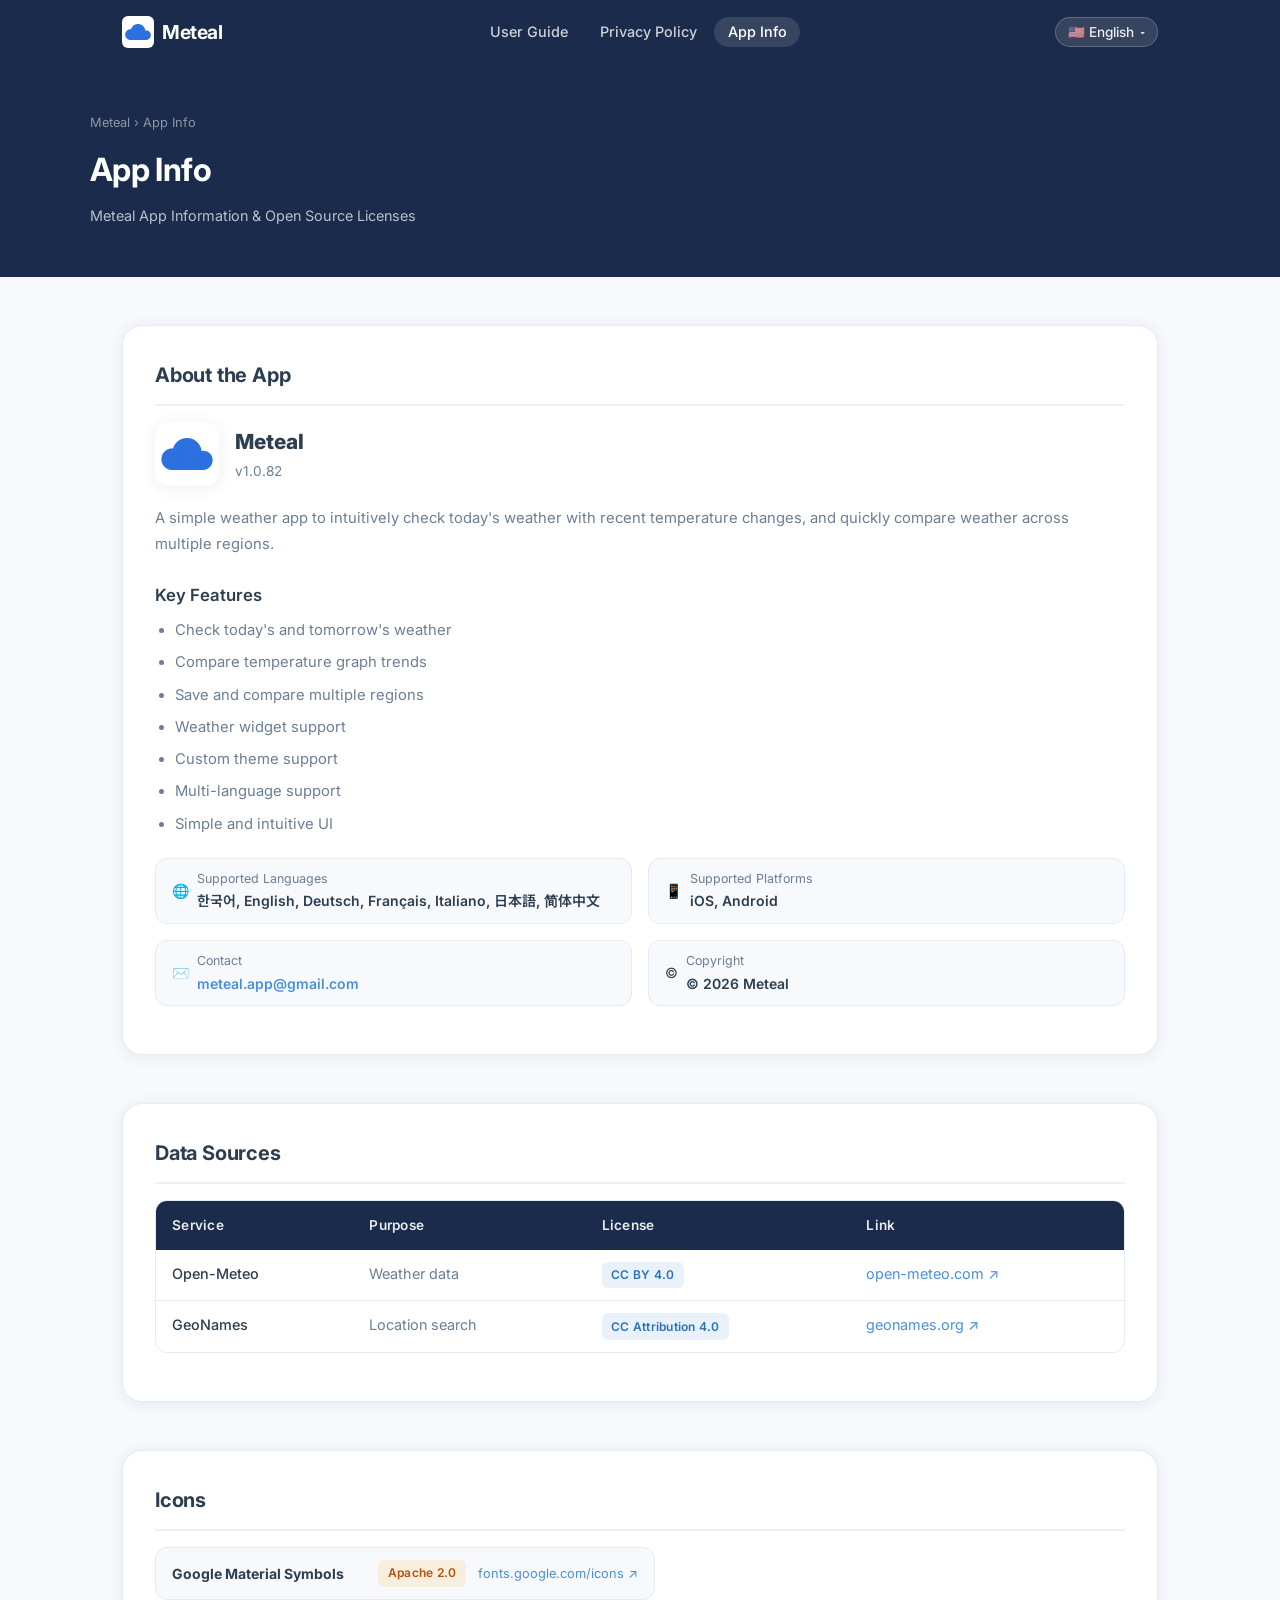
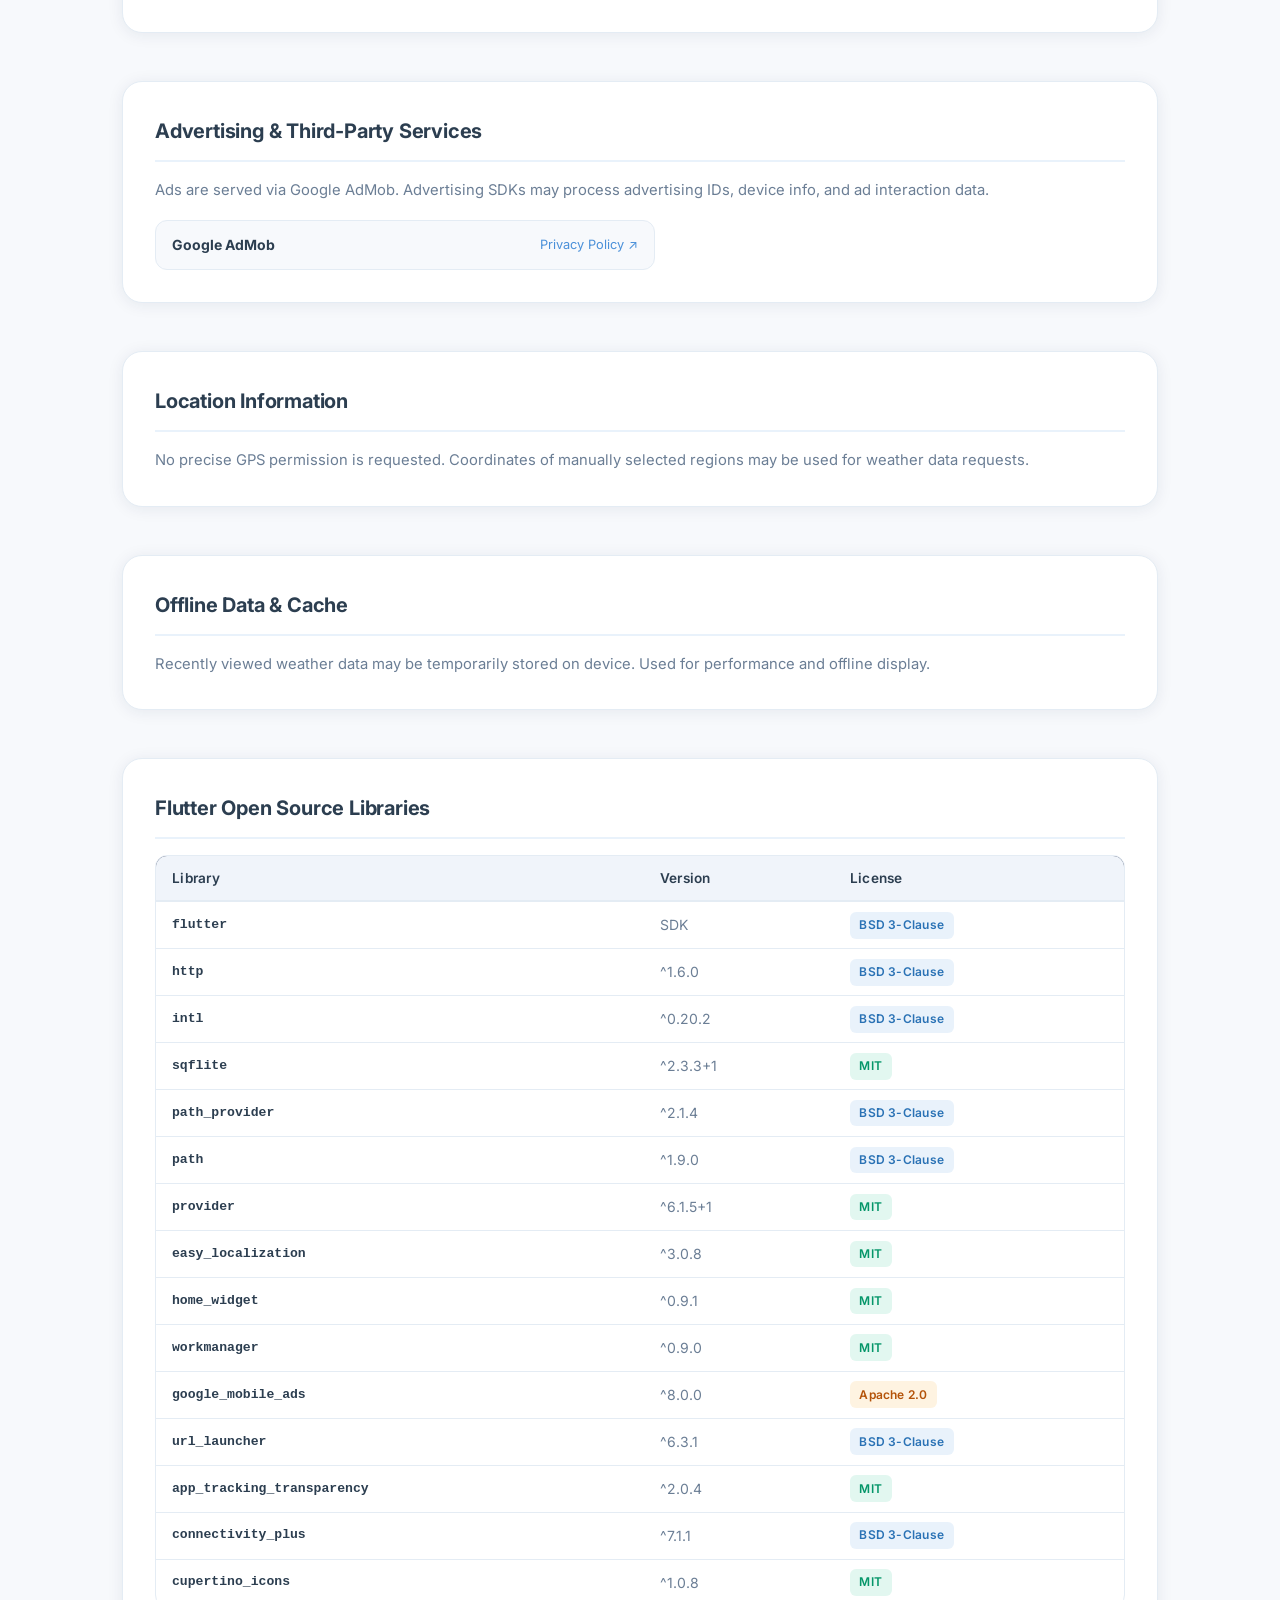
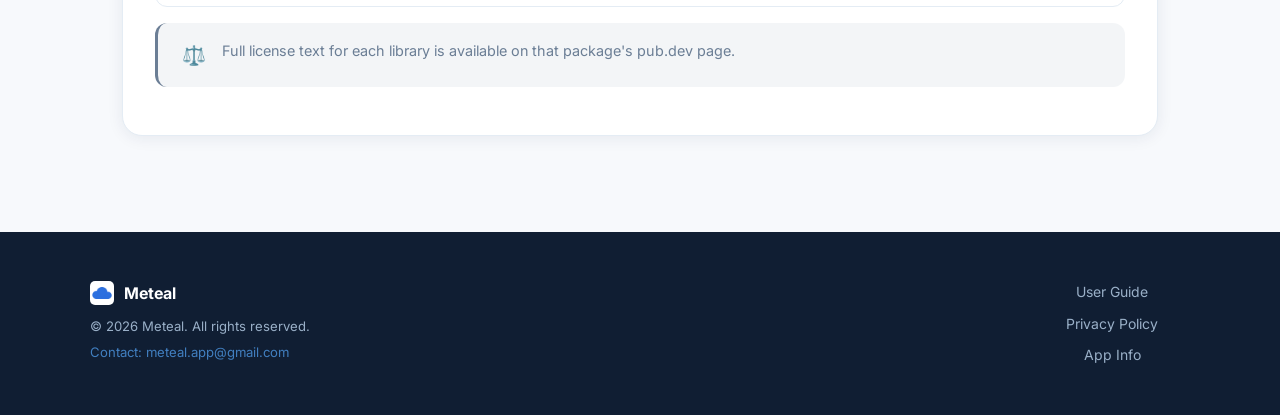
<file: meteal/license.html>
﻿<!DOCTYPE html>
<html lang="ko" class="i18n-loading">
<head>
  <meta charset="UTF-8">
  <meta name="viewport" content="width=device-width, initial-scale=1.0">
  <title data-i18n-title-tag="license.title" data-title-format="{t} — Meteal">App Info — Meteal</title>
  <meta name="description" content="Meteal 앱 정보, 오픈소스 라이선스, 데이터 출처, 광고 및 제3자 서비스 정보.">
  <meta name="author" content="Meteal">
  <meta property="og:title" content="App Info — Meteal">
  <meta property="og:type" content="website">
  <meta name="theme-color" content="#1B2B4B">
  <link rel="icon" type="image/png" href="assets/icon.png">
  <link rel="preconnect" href="https://fonts.googleapis.com">
  <link rel="preconnect" href="https://fonts.gstatic.com" crossorigin>
  <link href="https://fonts.googleapis.com/css2?family=Inter:wght@400;500;600;700;800&family=Noto+Sans+KR:wght@400;500;700;800&display=swap" rel="stylesheet">
  <link rel="stylesheet" href="css/style.css">
</head>
<body>

  <!-- ── Header ── -->
  <header id="siteHeader">
    <nav>
      <a href="index.html" class="logo">
        <img src="assets/icon.png" alt="Meteal 아이콘">
        <span>Meteal</span>
      </a>

      <button id="mobileNavToggle" class="nav-mobile-toggle" aria-label="메뉴 열기">☰</button>

      <ul class="nav-links" id="navLinks">
        <li><a href="guide.html" data-i18n="nav.guide">이용 안내</a></li>
        <li><a href="privacy.html" data-i18n="nav.privacy">개인정보처리방침</a></li>
        <li><a href="license.html" class="active" data-i18n="nav.license">앱 정보</a></li>
      </ul>

      <div class="lang-selector" id="langSelector"></div>
    </nav>
  </header>

  <!-- ── Page Hero ── -->
  <div class="page-hero">
    <div class="page-hero-inner">
      <div class="breadcrumb">
        <a href="index.html">Meteal</a> › <span data-i18n="nav.license">앱 정보</span>
      </div>
      <h1 data-i18n="license.title">App Info</h1>
      <p data-i18n="license.subtitle">Meteal 앱 정보 및 오픈소스 라이선스</p>
    </div>
  </div>

  <main>
    <div class="page-content">

      <!-- App Description -->
      <section class="content-section" id="app-description">
        <h2 data-i18n="license.app_desc_title">앱 소개</h2>

        <div style="display:flex;align-items:center;gap:1rem;margin-bottom:1.25rem;">
          <img src="assets/icon.png" alt="Meteal 아이콘" style="width:64px;height:64px;border-radius:14px;box-shadow:var(--shadow-card);">
          <div>
            <div style="font-size:1.3rem;font-weight:800;color:var(--color-text);">Meteal</div>
            <div style="font-size:0.85rem;color:var(--color-text-muted);">v1.0.82</div>
          </div>
        </div>

        <p data-i18n="license.app_desc">최근 온도 변화와 함께 오늘 날씨를 직관적으로 확인하고, 여러 지역의 날씨를 빠르게 비교할 수 있는 심플한 날씨 앱.</p>

        <h3 data-i18n="license.features_title">주요 기능</h3>
        <ul id="featuresList">
          <li data-i18n="license.feature_today">오늘/내일 날씨 확인</li>
          <li data-i18n="license.feature_feels_like">온도 그래프 변화 비교</li>
          <li data-i18n="license.feature_regions">여러 지역 저장 및 비교</li>
          <li data-i18n="license.feature_widget">날씨 위젯 지원</li>
          <li data-i18n="license.feature_theme">사용자 테마 지원</li>
          <li data-i18n="license.feature_multilang">다국어 지원</li>
          <li data-i18n="license.feature_ui">간단하고 직관적인 UI</li>
        </ul>

        <div class="app-info-grid" style="margin-top:1.25rem;">
          <div class="info-chip">
            <span>🌐</span>
            <div>
              <div class="chip-label" data-i18n="license.supported_langs_title">지원 언어</div>
              <div class="chip-value">한국어, English, Deutsch, Français, Italiano, 日本語, 简体中文</div>
            </div>
          </div>
          <div class="info-chip">
            <span>📱</span>
            <div>
              <div class="chip-label" data-i18n="license.platforms_title">지원 플랫폼</div>
              <div class="chip-value">iOS, Android</div>
            </div>
          </div>
          <div class="info-chip">
            <span>✉️</span>
            <div>
              <div class="chip-label" data-i18n="license.contact_title">문의</div>
              <div class="chip-value"><a href="mailto:meteal.app@gmail.com" id="licenseEmail">meteal.app@gmail.com</a></div>
            </div>
          </div>
          <div class="info-chip">
            <span>©</span>
            <div>
              <div class="chip-label" data-i18n="license.copyright_title">저작권</div>
              <div class="chip-value">© 2026 Meteal</div>
            </div>
          </div>
        </div>
      </section>

      <!-- Data Sources -->
      <section class="content-section" id="data-sources">
        <h2 data-i18n="license.datasources_title">데이터 출처</h2>

        <div class="table-wrap">
          <table id="dataSourcesTable">
            <thead>
              <tr>
                <th data-i18n="license.datasources_th_service">서비스</th>
                <th data-i18n="license.datasources_th_usage">용도</th>
                <th data-i18n="license.datasources_th_license">라이선스</th>
                <th data-i18n="license.datasources_th_link">링크</th>
              </tr>
            </thead>
            <tbody>
              <tr>
                <td>Open-Meteo</td>
                <td data-i18n="license.datasources_weather">날씨 데이터</td>
                <td><span class="license-badge badge-bsd">CC BY 4.0</span></td>
                <td><a href="https://open-meteo.com/" target="_blank" rel="noopener" id="openMeteoLicenseLink">open-meteo.com ↗</a></td>
              </tr>
              <tr>
                <td>GeoNames</td>
                <td data-i18n="license.datasources_location">지역 검색</td>
                <td><span class="license-badge badge-bsd">CC Attribution 4.0</span></td>
                <td><a href="https://www.geonames.org/" target="_blank" rel="noopener" id="geoNamesLicenseLink">geonames.org ↗</a></td>
              </tr>
            </tbody>
          </table>
        </div>
      </section>

      <!-- Icons -->
      <section class="content-section" id="icons-section">
        <h2 data-i18n="license.icons_title">아이콘</h2>
        <div class="third-party-item" style="max-width:500px;">
          <div>
            <strong data-i18n="license.icons_desc">Google Material Symbols</strong>
          </div>
          <div style="display:flex;align-items:center;gap:0.75rem;">
            <span class="license-badge badge-apache">Apache 2.0</span>
            <a href="https://fonts.google.com/icons" target="_blank" rel="noopener" id="materialIconsLink">fonts.google.com/icons ↗</a>
          </div>
        </div>
      </section>

      <!-- Ads & Third Party -->
      <section class="content-section" id="ads-section">
        <h2 data-i18n="license.ads_title">광고 및 제3자 서비스</h2>
        <p data-i18n="license.ads_desc">Google AdMob을 통해 광고가 표시됩니다. 광고 SDK는 광고 ID, 기기 정보, 광고 상호작용 데이터를 처리할 수 있습니다.</p>

        <div class="third-party-item" style="max-width:500px;margin-top:0.75rem;">
          <strong>Google AdMob</strong>
          <a href="https://policies.google.com/privacy" target="_blank" rel="noopener" id="admobLicenseLink" data-i18n="license.privacy_link">Privacy Policy ↗</a>
        </div>
      </section>

      <!-- Location -->
      <section class="content-section" id="location-section">
        <h2 data-i18n="license.location_title">위치 정보</h2>
        <p data-i18n="license.location_desc">정밀 GPS 권한을 요청하지 않습니다. 사용자가 직접 선택한 지역의 좌표가 날씨 데이터 요청에 사용될 수 있습니다.</p>
      </section>

      <!-- Offline Cache -->
      <section class="content-section" id="cache-section">
        <h2 data-i18n="license.cache_title">오프라인 데이터 및 캐시</h2>
        <p data-i18n="license.cache_desc">최근 확인한 날씨 데이터를 기기에 임시 저장할 수 있습니다. 성능 향상 및 오프라인 표시에 사용됩니다.</p>
      </section>

      <!-- OSS Licenses -->
      <section class="content-section" id="oss-licenses">
        <h2 data-i18n="license.oss_title">Flutter 오픈소스 라이브러리</h2>

        <div class="table-wrap">
          <table class="lib-table" id="ossTable">
            <thead>
              <tr>
                <th data-i18n="license.th_library">라이브러리</th>
                <th data-i18n="license.th_version">버전</th>
                <th data-i18n="license.th_license">라이선스</th>
              </tr>
            </thead>
            <tbody>
              <tr>
                <td>flutter</td>
                <td>SDK</td>
                <td><span class="license-badge badge-bsd">BSD 3-Clause</span></td>
              </tr>
              <tr>
                <td>http</td>
                <td>^1.6.0</td>
                <td><span class="license-badge badge-bsd">BSD 3-Clause</span></td>
              </tr>
              <tr>
                <td>intl</td>
                <td>^0.20.2</td>
                <td><span class="license-badge badge-bsd">BSD 3-Clause</span></td>
              </tr>
              <tr>
                <td>sqflite</td>
                <td>^2.3.3+1</td>
                <td><span class="license-badge badge-mit">MIT</span></td>
              </tr>
              <tr>
                <td>path_provider</td>
                <td>^2.1.4</td>
                <td><span class="license-badge badge-bsd">BSD 3-Clause</span></td>
              </tr>
              <tr>
                <td>path</td>
                <td>^1.9.0</td>
                <td><span class="license-badge badge-bsd">BSD 3-Clause</span></td>
              </tr>
              <tr>
                <td>provider</td>
                <td>^6.1.5+1</td>
                <td><span class="license-badge badge-mit">MIT</span></td>
              </tr>
              <tr>
                <td>easy_localization</td>
                <td>^3.0.8</td>
                <td><span class="license-badge badge-mit">MIT</span></td>
              </tr>
              <tr>
                <td>home_widget</td>
                <td>^0.9.1</td>
                <td><span class="license-badge badge-mit">MIT</span></td>
              </tr>
              <tr>
                <td>workmanager</td>
                <td>^0.9.0</td>
                <td><span class="license-badge badge-mit">MIT</span></td>
              </tr>
              <tr>
                <td>google_mobile_ads</td>
                <td>^8.0.0</td>
                <td><span class="license-badge badge-apache">Apache 2.0</span></td>
              </tr>
              <tr>
                <td>url_launcher</td>
                <td>^6.3.1</td>
                <td><span class="license-badge badge-bsd">BSD 3-Clause</span></td>
              </tr>
              <tr>
                <td>app_tracking_transparency</td>
                <td>^2.0.4</td>
                <td><span class="license-badge badge-mit">MIT</span></td>
              </tr>
              <tr>
                <td>connectivity_plus</td>
                <td>^7.1.1</td>
                <td><span class="license-badge badge-bsd">BSD 3-Clause</span></td>
              </tr>
              <tr>
                <td>cupertino_icons</td>
                <td>^1.0.8</td>
                <td><span class="license-badge badge-mit">MIT</span></td>
              </tr>
            </tbody>
          </table>
        </div>

        <div class="callout callout-note" style="margin-top:1rem;">
          <span class="callout-icon">⚖️</span>
          <span data-i18n="license.oss_note">각 라이브러리의 전체 라이선스 텍스트는 해당 패키지의 pub.dev 페이지에서 확인할 수 있습니다.</span>
        </div>
      </section>

    </div>
  </main>

  <!-- ── Footer ── -->
  <footer id="siteFooter">
    <div class="footer-inner">
      <div>
        <div class="footer-brand">
          <img src="assets/icon.png" alt="Meteal">
          <span>Meteal</span>
        </div>
        <div class="footer-copy" data-i18n="footer.copyright">© 2026 Meteal. All rights reserved.</div>
        <div class="footer-email">
          <a href="mailto:meteal.app@gmail.com" data-i18n="footer.contact">문의: meteal.app@gmail.com</a>
        </div>
      </div>
      <nav class="footer-links" aria-label="Footer 링크">
        <a href="guide.html" data-i18n="footer.links.guide">이용 안내</a>
        <a href="privacy.html" data-i18n="footer.links.privacy">개인정보처리방침</a>
        <a href="license.html" data-i18n="footer.links.license">앱 정보</a>
      </nav>
    </div>
  </footer>

  <script src="js/i18n.js"></script>
</body>
</html>
</file>
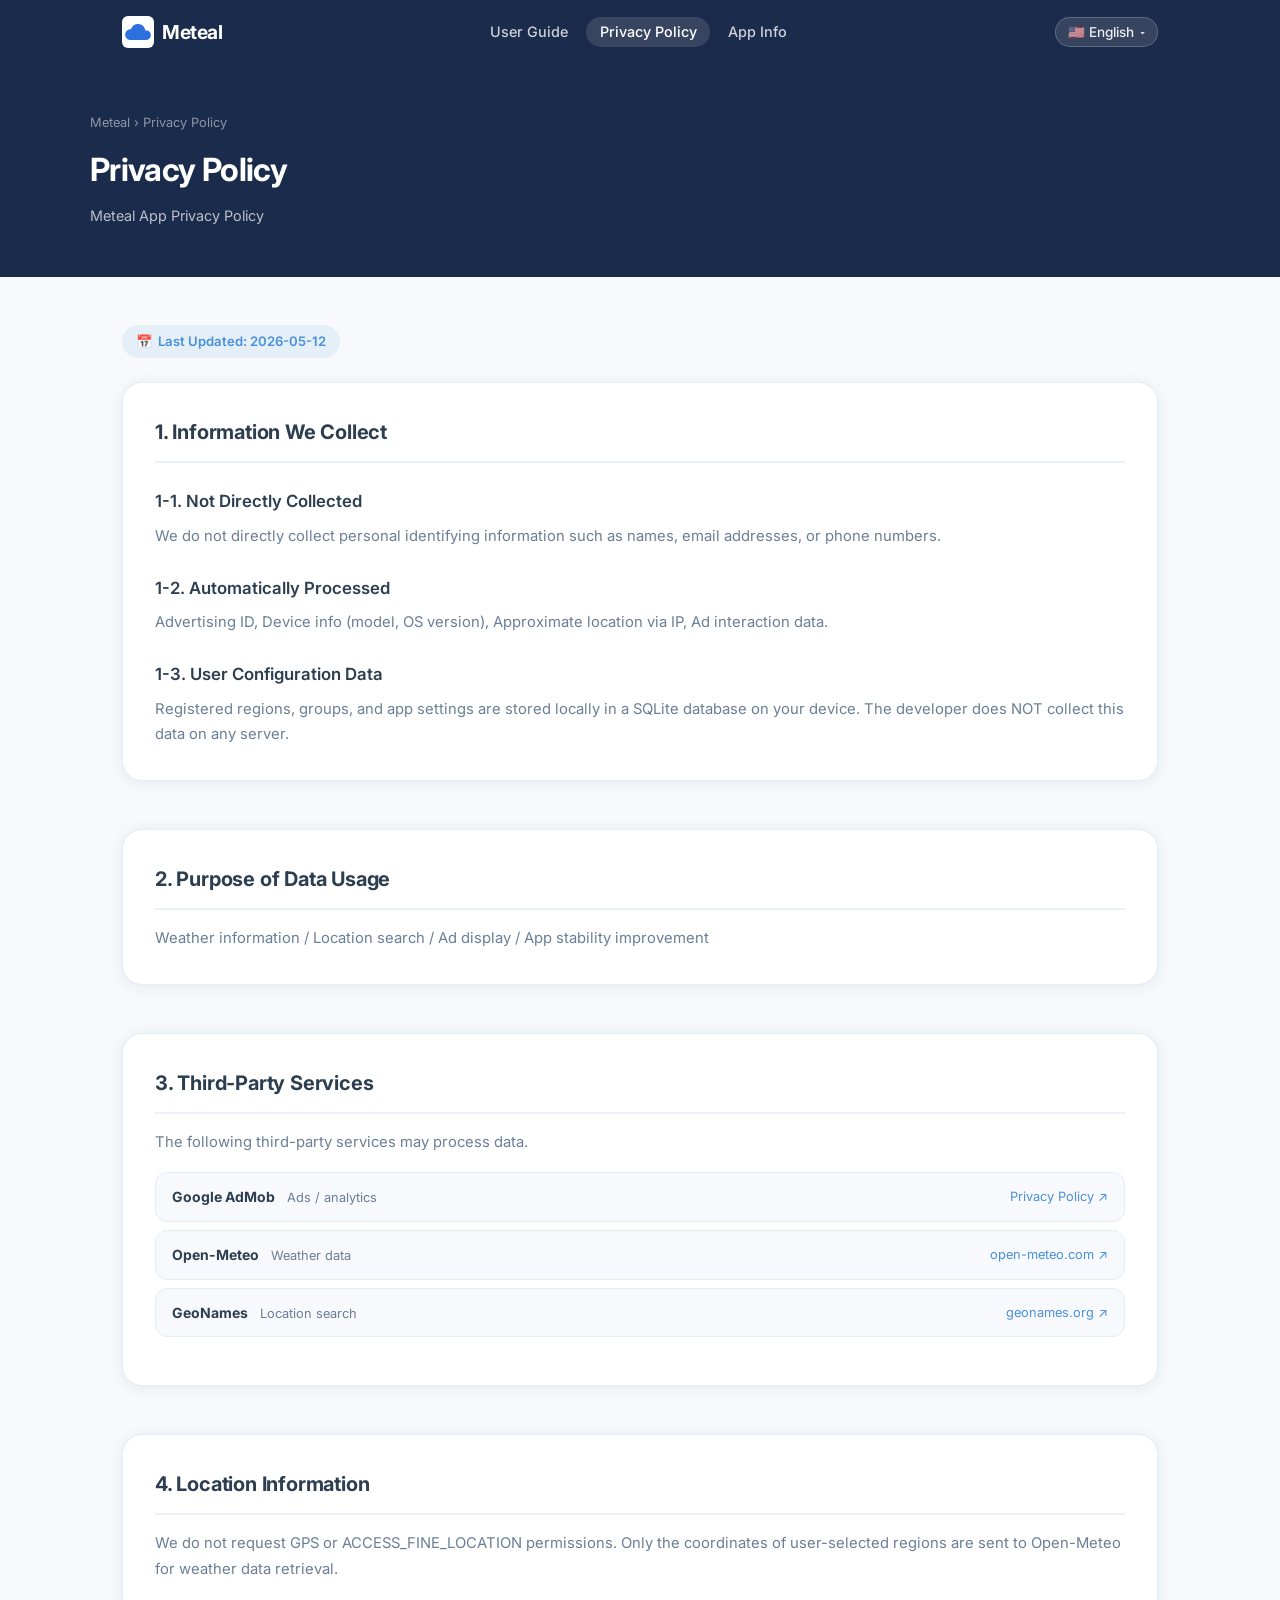
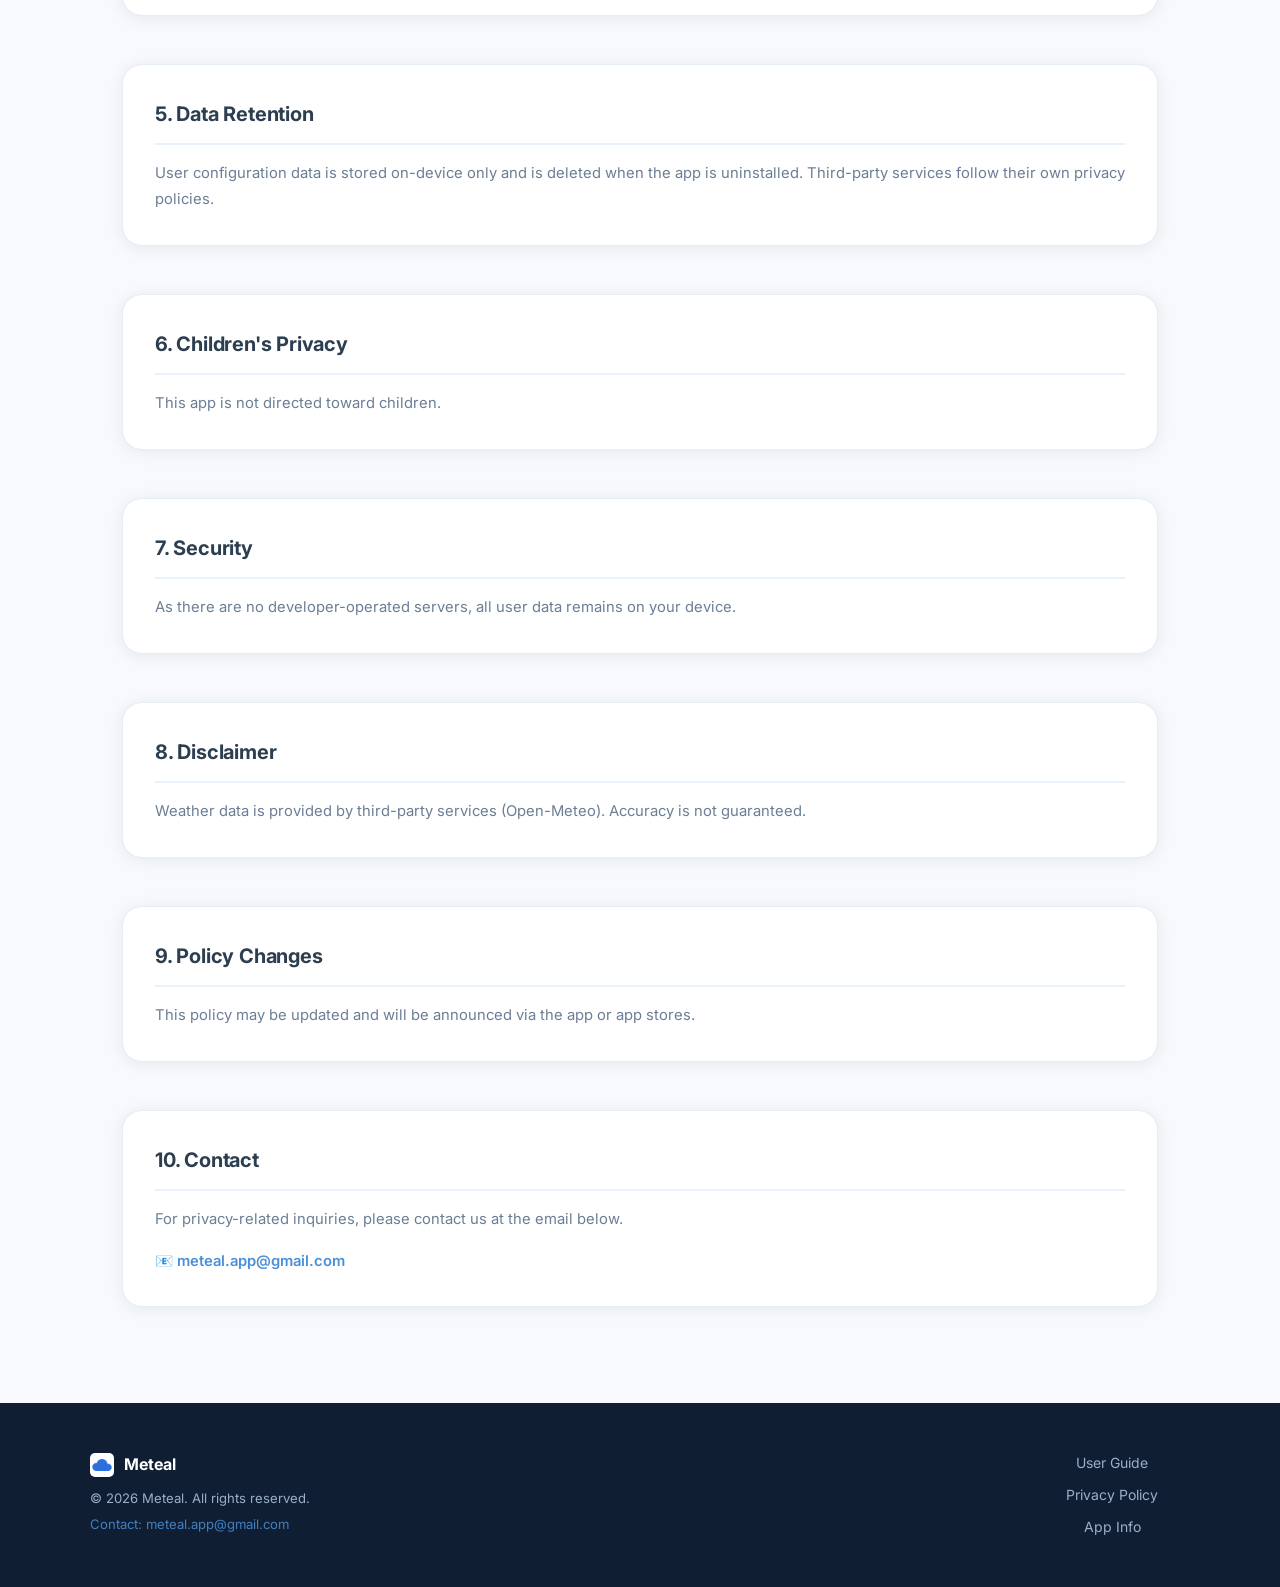
<file: meteal/privacy.html>
<!DOCTYPE html>
<html lang="ko" class="i18n-loading">
<head>
  <meta charset="UTF-8">
  <meta name="viewport" content="width=device-width, initial-scale=1.0">
  <title data-i18n-title-tag="privacy.title" data-title-format="{t} — Meteal">Privacy Policy — Meteal</title>
  <meta name="description" content="Meteal 앱의 개인정보처리방침. 수집 정보, 데이터 사용 목적, 제3자 서비스, 위치 정보 등을 확인하세요.">
  <meta name="author" content="Meteal">
  <meta property="og:title" content="Privacy Policy — Meteal">
  <meta property="og:type" content="website">
  <meta name="theme-color" content="#1B2B4B">
  <link rel="icon" type="image/png" href="assets/icon.png">
  <link rel="preconnect" href="https://fonts.googleapis.com">
  <link rel="preconnect" href="https://fonts.gstatic.com" crossorigin>
  <link href="https://fonts.googleapis.com/css2?family=Inter:wght@400;500;600;700;800&family=Noto+Sans+KR:wght@400;500;700;800&display=swap" rel="stylesheet">
  <link rel="stylesheet" href="css/style.css">
</head>
<body>

  <!-- ── Header ── -->
  <header id="siteHeader">
    <nav>
      <a href="index.html" class="logo">
        <img src="assets/icon.png" alt="Meteal 아이콘">
        <span>Meteal</span>
      </a>

      <button id="mobileNavToggle" class="nav-mobile-toggle" aria-label="메뉴 열기">☰</button>

      <ul class="nav-links" id="navLinks">
        <li><a href="guide.html" data-i18n="nav.guide">이용 안내</a></li>
        <li><a href="privacy.html" class="active" data-i18n="nav.privacy">개인정보처리방침</a></li>
        <li><a href="license.html" data-i18n="nav.license">앱 정보</a></li>
      </ul>

      <div class="lang-selector" id="langSelector"></div>
    </nav>
  </header>

  <!-- ── Page Hero ── -->
  <div class="page-hero">
    <div class="page-hero-inner">
      <div class="breadcrumb">
        <a href="index.html">Meteal</a> › <span data-i18n="nav.privacy">개인정보처리방침</span>
      </div>
      <h1 data-i18n="privacy.title">Privacy Policy</h1>
      <p data-i18n="privacy.subtitle">Meteal 앱의 개인정보 처리 방침</p>
    </div>
  </div>

  <main>
    <div class="page-content">

      <!-- Updated badge -->
      <div class="privacy-updated" id="privacyUpdated">
        📅 <span data-i18n="privacy.updated">최종 업데이트: 2026-05-12</span>
      </div>

      <!-- Section 1 -->
      <section class="content-section" id="privacy-s1">
        <h2 data-i18n="privacy.s1.title">1. 수집하는 정보</h2>

        <h3 data-i18n="privacy.s1.s1_1_title">1-1. 직접 수집하지 않는 정보</h3>
        <p data-i18n="privacy.s1.s1_1_desc">이름, 이메일 주소, 전화번호 등 개인 식별 정보를 직접 수집하지 않습니다.</p>

        <h3 data-i18n="privacy.s1.s1_2_title">1-2. 자동으로 처리되는 정보</h3>
        <p data-i18n="privacy.s1.s1_2_desc">광고 ID, 기기 정보(모델, OS 버전), IP 기반 대략적인 위치, 광고 상호작용 데이터</p>

        <h3 data-i18n="privacy.s1.s1_3_title">1-3. 사용자 설정 데이터</h3>
        <p data-i18n="privacy.s1.s1_3_desc">등록된 지역, 그룹, 앱 설정 등은 기기 내 SQLite DB에 로컬 저장됩니다. 개발자 서버에는 수집되지 않습니다.</p>
      </section>

      <!-- Section 2 -->
      <section class="content-section" id="privacy-s2">
        <h2 data-i18n="privacy.s2.title">2. 데이터 사용 목적</h2>
        <p data-i18n="privacy.s2.items">날씨 정보 제공 / 지역 검색 기능 / 광고 표시 / 앱 안정성 개선</p>
      </section>

      <!-- Section 3 -->
      <section class="content-section" id="privacy-s3">
        <h2 data-i18n="privacy.s3.title">3. 제3자 서비스</h2>
        <p data-i18n="privacy.s3.desc">아래 제3자 서비스가 데이터를 처리할 수 있습니다.</p>

        <div class="third-party-list">
          <div class="third-party-item">
            <div>
              <strong>Google AdMob</strong>
              <span data-i18n="privacy.s3.admob_purpose" style="font-size:0.8rem;color:var(--color-text-muted);margin-left:0.5rem;">광고/분석</span>
            </div>
            <a href="https://policies.google.com/privacy" target="_blank" rel="noopener" id="admobPrivacyLink" data-i18n="privacy.s3.privacy_link">Privacy Policy ↗</a>
          </div>
          <div class="third-party-item">
            <div>
              <strong>Open-Meteo</strong>
              <span data-i18n="privacy.s3.weather_purpose" style="font-size:0.8rem;color:var(--color-text-muted);margin-left:0.5rem;">날씨 데이터</span>
            </div>
            <a href="https://open-meteo.com/" target="_blank" rel="noopener" id="openMeteoPrivacyLink">open-meteo.com ↗</a>
          </div>
          <div class="third-party-item">
            <div>
              <strong>GeoNames</strong>
              <span data-i18n="privacy.s3.location_purpose" style="font-size:0.8rem;color:var(--color-text-muted);margin-left:0.5rem;">지역 검색</span>
            </div>
            <a href="https://www.geonames.org/" target="_blank" rel="noopener" id="geoNamesPrivacyLink">geonames.org ↗</a>
          </div>
        </div>
      </section>

      <!-- Section 4 -->
      <section class="content-section" id="privacy-s4">
        <h2 data-i18n="privacy.s4.title">4. 위치 정보</h2>
        <p data-i18n="privacy.s4.desc">GPS 또는 ACCESS_FINE_LOCATION 권한을 사용하지 않습니다. 사용자가 직접 선택한 지역의 좌표만 날씨 조회를 위해 Open-Meteo API에 전달됩니다.</p>
      </section>

      <!-- Section 5 -->
      <section class="content-section" id="privacy-s5">
        <h2 data-i18n="privacy.s5.title">5. 데이터 보존</h2>
        <p data-i18n="privacy.s5.desc">사용자 설정 데이터는 기기에만 저장되며, 앱 삭제 시 함께 삭제됩니다. 제3자 서비스는 각자의 개인정보 처리 방침을 따릅니다.</p>
      </section>

      <!-- Section 6 -->
      <section class="content-section" id="privacy-s6">
        <h2 data-i18n="privacy.s6.title">6. 아동 개인정보 보호</h2>
        <p data-i18n="privacy.s6.desc">이 앱은 아동을 대상으로 하지 않습니다.</p>
      </section>

      <!-- Section 7 -->
      <section class="content-section" id="privacy-s7">
        <h2 data-i18n="privacy.s7.title">7. 보안</h2>
        <p data-i18n="privacy.s7.desc">개발자가 운영하는 별도의 서버가 없으므로, 사용자 데이터는 기기 내에만 보관됩니다.</p>
      </section>

      <!-- Section 8 -->
      <section class="content-section" id="privacy-s8">
        <h2 data-i18n="privacy.s8.title">8. 면책 조항</h2>
        <p data-i18n="privacy.s8.desc">날씨 데이터는 제3자 서비스(Open-Meteo)에서 제공되며, 정확성을 보장하지 않습니다.</p>
      </section>

      <!-- Section 9 -->
      <section class="content-section" id="privacy-s9">
        <h2 data-i18n="privacy.s9.title">9. 방침 변경</h2>
        <p data-i18n="privacy.s9.desc">본 방침은 변경될 수 있으며, 앱 또는 앱 스토어를 통해 공지됩니다.</p>
      </section>

      <!-- Section 10 -->
      <section class="content-section" id="privacy-s10">
        <h2 data-i18n="privacy.s10.title">10. 문의</h2>
        <p data-i18n="privacy.s10.desc">개인정보 관련 문의 사항은 아래 이메일로 연락해 주세요.</p>
        <p>
          <a href="mailto:meteal.app@gmail.com" id="privacyContactEmail" style="font-weight:600;color:var(--color-accent);">
            📧 meteal.app@gmail.com
          </a>
        </p>
      </section>

    </div>
  </main>

  <!-- ── Footer ── -->
  <footer id="siteFooter">
    <div class="footer-inner">
      <div>
        <div class="footer-brand">
          <img src="assets/icon.png" alt="Meteal">
          <span>Meteal</span>
        </div>
        <div class="footer-copy" data-i18n="footer.copyright">© 2026 Meteal. All rights reserved.</div>
        <div class="footer-email">
          <a href="mailto:meteal.app@gmail.com" data-i18n="footer.contact">문의: meteal.app@gmail.com</a>
        </div>
      </div>
      <nav class="footer-links" aria-label="Footer 링크">
        <a href="guide.html" data-i18n="footer.links.guide">이용 안내</a>
        <a href="privacy.html" data-i18n="footer.links.privacy">개인정보처리방침</a>
        <a href="license.html" data-i18n="footer.links.license">앱 정보</a>
      </nav>
    </div>
  </footer>

  <script src="js/i18n.js"></script>
</body>
</html>
</file>
<file: meteal/css/style.css>
/* ============================================================
   Meteal App Website — Main Stylesheet
   ============================================================ */

/* ── Google Fonts are loaded in HTML ── */

/* ── CSS Custom Properties ── */
:root {
  /* Colors */
  --color-bg: #F7F9FC;
  --color-header: #1B2B4B;
  --color-accent: #4A90D9;
  --color-accent-hover: #3578c0;
  --color-accent-light: rgba(74, 144, 217, 0.12);
  --color-text: #2C3E50;
  --color-text-muted: #6B7E95;
  --color-text-light: #98A9BC;
  --color-card: #FFFFFF;
  --color-border: #E4ECF4;
  --color-footer-bg: #101e33;
  --color-footer-text: #9ab0c8;

  /* Shadows */
  --shadow-card: 0 2px 16px rgba(27, 43, 75, 0.08);
  --shadow-card-hover: 0 8px 32px rgba(27, 43, 75, 0.14);
  --shadow-header: 0 2px 12px rgba(27, 43, 75, 0.15);

  /* Typography */
  --font-main: 'Inter', 'Noto Sans KR', sans-serif;
  --font-size-base: 16px;
  --line-height-base: 1.7;

  /* Spacing */
  --spacing-xs: 0.25rem;
  --spacing-sm: 0.5rem;
  --spacing-md: 1rem;
  --spacing-lg: 1.5rem;
  --spacing-xl: 2rem;
  --spacing-2xl: 3rem;
  --spacing-3xl: 4rem;

  /* Border radius */
  --radius-sm: 6px;
  --radius-md: 12px;
  --radius-lg: 20px;
  --radius-full: 9999px;

  /* Transitions */
  --transition-fast: 0.15s ease;
  --transition-base: 0.2s ease;
  --transition-slow: 0.35s ease;

  /* Layout */
  --container-max: 1100px;
  --header-height: 64px;
}

html.i18n-loading [data-i18n],
html.i18n-loading [data-i18n-html],
html.i18n-loading [data-i18n-placeholder],
html.i18n-loading [data-i18n-title] {
  visibility: hidden;
}

/* ── Reset & Base ── */
*, *::before, *::after {
  box-sizing: border-box;
  margin: 0;
  padding: 0;
}

html {
  scroll-behavior: smooth;
  font-size: var(--font-size-base);
}

body {
  font-family: var(--font-main);
  background: var(--color-bg);
  color: var(--color-text);
  line-height: var(--line-height-base);
  -webkit-font-smoothing: antialiased;
  -moz-osx-font-smoothing: grayscale;
}

img {
  max-width: 100%;
  height: auto;
  display: block;
}

a {
  color: var(--color-accent);
  text-decoration: none;
  transition: color var(--transition-base);
}

a:hover {
  color: var(--color-accent-hover);
}

ul {
  list-style: none;
}

/* ── Container ── */
.container {
  max-width: var(--container-max);
  margin: 0 auto;
  padding: 0 var(--spacing-xl);
}

/* ── Header ── */
header {
  position: sticky;
  top: 0;
  z-index: 100;
  background: var(--color-header);
  height: var(--header-height);
  transition: background var(--transition-slow), box-shadow var(--transition-slow);
}

header.scrolled {
  background: rgba(27, 43, 75, 0.97);
  box-shadow: var(--shadow-header);
  backdrop-filter: blur(10px);
  -webkit-backdrop-filter: blur(10px);
}

nav {
  max-width: var(--container-max);
  margin: 0 auto;
  padding: 0 var(--spacing-xl);
  height: 100%;
  display: flex;
  align-items: center;
  justify-content: space-between;
  gap: var(--spacing-lg);
}

/* Logo */
.logo {
  display: flex;
  align-items: center;
  gap: var(--spacing-sm);
  text-decoration: none;
  color: #ffffff;
  font-weight: 700;
  font-size: 1.2rem;
  letter-spacing: -0.02em;
  flex-shrink: 0;
}

.logo img {
  width: 32px;
  height: 32px;
  border-radius: var(--radius-sm);
  object-fit: cover;
}

/* Nav links */
.nav-links {
  display: flex;
  align-items: center;
  gap: var(--spacing-xs);
  flex: 1;
  justify-content: center;
}

.nav-links a {
  color: rgba(255,255,255,0.78);
  font-size: 0.9rem;
  font-weight: 500;
  padding: 0.4rem 0.85rem;
  border-radius: var(--radius-full);
  transition: color var(--transition-base), background var(--transition-base);
  white-space: nowrap;
}

.nav-links a:hover,
.nav-links a.active {
  color: #ffffff;
  background: rgba(255,255,255,0.12);
}

/* ── Language Selector ── */
.lang-selector {
  position: relative;
  flex-shrink: 0;
}

.lang-btn {
  display: flex;
  align-items: center;
  gap: 0.4rem;
  background: rgba(255,255,255,0.12);
  border: 1px solid rgba(255,255,255,0.2);
  color: rgba(255,255,255,0.9);
  padding: 0.35rem 0.75rem;
  border-radius: var(--radius-full);
  cursor: pointer;
  font-size: 0.85rem;
  font-family: var(--font-main);
  font-weight: 500;
  transition: background var(--transition-base), border-color var(--transition-base);
  white-space: nowrap;
}

.lang-btn:hover {
  background: rgba(255,255,255,0.2);
  border-color: rgba(255,255,255,0.35);
}

.lang-btn .chevron {
  font-size: 0.65rem;
  transition: transform var(--transition-base);
}

.lang-selector.open .chevron {
  transform: rotate(180deg);
}

.lang-dropdown {
  display: none;
  position: absolute;
  top: calc(100% + 8px);
  right: 0;
  background: #fff;
  border: 1px solid var(--color-border);
  border-radius: var(--radius-md);
  box-shadow: 0 8px 30px rgba(27, 43, 75, 0.15);
  min-width: 160px;
  overflow: hidden;
  z-index: 200;
  animation: dropdownIn var(--transition-base) ease;
}

@keyframes dropdownIn {
  from { opacity: 0; transform: translateY(-6px); }
  to   { opacity: 1; transform: translateY(0); }
}

.lang-selector.open .lang-dropdown {
  display: block;
}

.lang-dropdown button {
  display: flex;
  align-items: center;
  gap: 0.5rem;
  width: 100%;
  padding: 0.6rem 1rem;
  background: none;
  border: none;
  cursor: pointer;
  font-family: var(--font-main);
  font-size: 0.875rem;
  color: var(--color-text);
  transition: background var(--transition-fast);
  text-align: left;
}

.lang-dropdown button:hover {
  background: var(--color-accent-light);
  color: var(--color-accent);
}

.lang-dropdown button.active {
  background: var(--color-accent-light);
  color: var(--color-accent);
  font-weight: 600;
}

/* ── Hero Section ── */
.hero {
  background: var(--color-header);
  color: #ffffff;
  padding: var(--spacing-3xl) var(--spacing-xl);
  text-align: center;
  position: relative;
  overflow: hidden;
}

.hero::before {
  content: '';
  position: absolute;
  inset: 0;
  background:
    radial-gradient(ellipse 60% 50% at 30% 40%, rgba(74,144,217,0.15) 0%, transparent 70%),
    radial-gradient(ellipse 50% 60% at 75% 60%, rgba(74,144,217,0.08) 0%, transparent 70%);
  pointer-events: none;
}

.hero-inner {
  position: relative;
  max-width: var(--container-max);
  margin: 0 auto;
  display: flex;
  flex-direction: column;
  align-items: center;
  gap: var(--spacing-lg);
}

.hero-icon {
  width: 100px;
  height: 100px;
  border-radius: 22px;
  box-shadow: 0 8px 30px rgba(0,0,0,0.3);
  animation: heroIconFloat 4s ease-in-out infinite;
}

@keyframes heroIconFloat {
  0%, 100% { transform: translateY(0px); }
  50%       { transform: translateY(-8px); }
}

.hero h1 {
  font-size: clamp(1.8rem, 4vw, 2.8rem);
  font-weight: 800;
  letter-spacing: -0.03em;
  line-height: 1.2;
}

.hero-subtitle {
  font-size: clamp(1rem, 2vw, 1.2rem);
  color: rgba(255,255,255,0.72);
  max-width: 500px;
}

.hero-badge {
  display: inline-flex;
  align-items: center;
  gap: 0.4rem;
  background: rgba(74,144,217,0.25);
  border: 1px solid rgba(74,144,217,0.4);
  border-radius: var(--radius-full);
  padding: 0.3rem 0.9rem;
  font-size: 0.8rem;
  color: rgba(255,255,255,0.85);
  letter-spacing: 0.02em;
}

.hero-buttons {
  display: flex;
  flex-wrap: wrap;
  gap: var(--spacing-md);
  justify-content: center;
  margin-top: var(--spacing-sm);
}

/* ── Buttons ── */
.btn {
  display: inline-flex;
  align-items: center;
  justify-content: center;
  gap: 0.5rem;
  padding: 0.75rem 1.6rem;
  border-radius: var(--radius-md);
  font-size: 0.95rem;
  font-weight: 600;
  font-family: var(--font-main);
  cursor: pointer;
  border: none;
  transition: all var(--transition-base);
  letter-spacing: 0.01em;
}

.btn-primary {
  background: var(--color-accent);
  color: #ffffff;
  box-shadow: 0 4px 14px rgba(74, 144, 217, 0.4);
}

.btn-primary:hover {
  background: var(--color-accent-hover);
  transform: translateY(-2px);
  box-shadow: 0 6px 20px rgba(74, 144, 217, 0.5);
  color: #ffffff;
}

.btn-outline {
  background: transparent;
  color: rgba(255,255,255,0.85);
  border: 1.5px solid rgba(255,255,255,0.35);
}

.btn-outline:hover {
  background: rgba(255,255,255,0.1);
  border-color: rgba(255,255,255,0.6);
  color: #ffffff;
  transform: translateY(-2px);
}

.btn-disabled,
.btn[disabled] {
  background: rgba(255,255,255,0.1);
  color: rgba(255,255,255,0.4);
  border: 1.5px solid rgba(255,255,255,0.15);
  cursor: not-allowed;
  pointer-events: none;
  box-shadow: none;
}

.store-btn {
  display: inline-flex;
  align-items: center;
  gap: 0.6rem;
  padding: 0.65rem 1.4rem;
  border-radius: var(--radius-md);
  font-family: var(--font-main);
  font-size: 0.9rem;
  font-weight: 600;
  transition: all var(--transition-base);
  min-width: 170px;
}

.store-btn .store-icon {
  font-size: 1.4rem;
  line-height: 1;
}

.store-btn .store-text {
  display: flex;
  flex-direction: column;
  text-align: left;
  line-height: 1.2;
}

.store-btn .store-text small {
  font-size: 0.7rem;
  font-weight: 400;
  opacity: 0.8;
}

.store-btn .store-text span {
  font-size: 0.95rem;
}

/* ── Features Section ── */
.features {
  padding: var(--spacing-3xl) var(--spacing-xl);
}

.section-header {
  text-align: center;
  margin-bottom: var(--spacing-2xl);
}

.section-header h2 {
  font-size: clamp(1.5rem, 3vw, 2rem);
  font-weight: 700;
  letter-spacing: -0.02em;
  color: var(--color-text);
}

.section-header p {
  margin-top: 0.5rem;
  color: var(--color-text-muted);
  font-size: 1.05rem;
}

.section-label {
  display: inline-block;
  background: var(--color-accent-light);
  color: var(--color-accent);
  font-size: 0.75rem;
  font-weight: 700;
  letter-spacing: 0.08em;
  text-transform: uppercase;
  padding: 0.3rem 0.85rem;
  border-radius: var(--radius-full);
  margin-bottom: 0.75rem;
}

.features-grid {
  max-width: var(--container-max);
  margin: 0 auto;
  display: grid;
  grid-template-columns: repeat(3, 1fr);
  gap: var(--spacing-lg);
}

.feature-card {
  background: var(--color-card);
  border-radius: var(--radius-lg);
  padding: var(--spacing-xl) var(--spacing-lg);
  box-shadow: var(--shadow-card);
  border: 1px solid var(--color-border);
  transition: transform var(--transition-base), box-shadow var(--transition-base);
  display: flex;
  flex-direction: column;
  gap: var(--spacing-md);
}

.feature-card:hover {
  transform: translateY(-4px);
  box-shadow: var(--shadow-card-hover);
}

.feature-icon {
  width: 52px;
  height: 52px;
  border-radius: var(--radius-md);
  background: var(--color-accent-light);
  display: flex;
  align-items: center;
  justify-content: center;
  font-size: 1.6rem;
  line-height: 1;
}

.feature-card h3 {
  font-size: 1.05rem;
  font-weight: 700;
  color: var(--color-text);
  letter-spacing: -0.01em;
}

.feature-card p {
  font-size: 0.9rem;
  color: var(--color-text-muted);
  line-height: 1.65;
}

/* ── Data Sources Section ── */
.data-sources {
  background: var(--color-card);
  border-top: 1px solid var(--color-border);
  border-bottom: 1px solid var(--color-border);
  padding: var(--spacing-2xl) var(--spacing-xl);
}

.data-sources-inner {
  max-width: var(--container-max);
  margin: 0 auto;
  text-align: center;
}

.data-sources-inner p {
  color: var(--color-text-muted);
  font-size: 0.9rem;
  margin-bottom: var(--spacing-lg);
}

.data-source-cards {
  display: flex;
  flex-wrap: wrap;
  justify-content: center;
  gap: var(--spacing-md);
}

.data-source-card {
  background: var(--color-bg);
  border: 1px solid var(--color-border);
  border-radius: var(--radius-md);
  padding: 0.85rem 1.4rem;
  font-size: 0.875rem;
  color: var(--color-text);
  display: flex;
  align-items: center;
  gap: 0.5rem;
  transition: all var(--transition-base);
}

.data-source-card:hover {
  border-color: var(--color-accent);
  background: var(--color-accent-light);
  color: var(--color-accent);
  text-decoration: none;
}

.data-source-card .ds-icon {
  font-size: 1.2rem;
}

/* ── Footer ── */
footer {
  background: var(--color-footer-bg);
  color: var(--color-footer-text);
  padding: var(--spacing-2xl) var(--spacing-xl);
}

.footer-inner {
  max-width: var(--container-max);
  margin: 0 auto;
  display: grid;
  grid-template-columns: 1fr auto;
  gap: var(--spacing-xl);
  align-items: start;
}

.footer-brand {
  display: flex;
  align-items: center;
  gap: 0.6rem;
  color: #ffffff;
  font-weight: 700;
  font-size: 1rem;
  margin-bottom: 0.5rem;
}

.footer-brand img {
  width: 24px;
  height: 24px;
  border-radius: 5px;
}

.footer-copy {
  font-size: 0.82rem;
  color: var(--color-footer-text);
  margin-top: 0.4rem;
}

.footer-email {
  font-size: 0.82rem;
  margin-top: 0.25rem;
}

.footer-email a {
  color: rgba(74,144,217,0.85);
}

.footer-email a:hover {
  color: var(--color-accent);
}

.footer-links {
  display: flex;
  flex-direction: column;
  gap: 0.5rem;
  text-align: right;
}

.footer-links a {
  color: var(--color-footer-text);
  font-size: 0.875rem;
  transition: color var(--transition-base);
}

.footer-links a:hover {
  color: #ffffff;
}

.footer-divider {
  border: none;
  border-top: 1px solid rgba(255,255,255,0.08);
  margin: var(--spacing-lg) 0 var(--spacing-md);
  grid-column: 1 / -1;
}

/* ── Page Hero (inner pages) ── */
.page-hero {
  background: var(--color-header);
  color: #ffffff;
  padding: var(--spacing-2xl) var(--spacing-xl);
}

.page-hero-inner {
  max-width: var(--container-max);
  margin: 0 auto;
}

.page-hero h1 {
  font-size: clamp(1.5rem, 3vw, 2rem);
  font-weight: 700;
  letter-spacing: -0.02em;
}

.page-hero p {
  color: rgba(255,255,255,0.7);
  font-size: 0.9rem;
  margin-top: 0.4rem;
}

.page-hero .breadcrumb {
  font-size: 0.8rem;
  color: rgba(255,255,255,0.5);
  margin-bottom: 0.6rem;
}

.page-hero .breadcrumb a {
  color: rgba(255,255,255,0.5);
}

.page-hero .breadcrumb a:hover {
  color: rgba(255,255,255,0.85);
}

/* ── Page Content ── */
.page-content {
  max-width: var(--container-max);
  margin: 0 auto;
  padding: var(--spacing-2xl) var(--spacing-xl);
}

/* ── Sections within page ── */
.content-section {
  margin-bottom: var(--spacing-2xl);
  background: var(--color-card);
  border-radius: var(--radius-lg);
  padding: var(--spacing-xl);
  box-shadow: var(--shadow-card);
  border: 1px solid var(--color-border);
}

.content-section h2 {
  font-size: 1.25rem;
  font-weight: 700;
  color: var(--color-text);
  margin-bottom: var(--spacing-md);
  padding-bottom: 0.75rem;
  border-bottom: 2px solid var(--color-accent-light);
  letter-spacing: -0.01em;
}

.content-section h3 {
  font-size: 1.05rem;
  font-weight: 600;
  color: var(--color-text);
  margin: var(--spacing-lg) 0 var(--spacing-sm);
}

.content-section p {
  color: var(--color-text-muted);
  font-size: 0.925rem;
  line-height: 1.75;
  margin-bottom: var(--spacing-md);
}

.content-section p:last-child {
  margin-bottom: 0;
}

.content-section ul, 
.content-section ol {
  padding-left: 1.25rem;
  color: var(--color-text-muted);
  font-size: 0.925rem;
  line-height: 1.75;
}

.content-section li {
  list-style: disc;
  margin-bottom: 0.4rem;
}

.content-section ol li {
  list-style: decimal;
}

/* ── Guide tabs ── */
.guide-tabs {
  display: flex;
  gap: var(--spacing-sm);
  overflow-x: auto;
  padding: 0 0 var(--spacing-md);
  margin-bottom: var(--spacing-lg);
  scrollbar-width: thin;
}

.guide-tab {
  flex: 0 0 auto;
  border: 1px solid var(--color-border);
  background: var(--color-card);
  color: var(--color-text-muted);
  border-radius: var(--radius-full);
  padding: 0.65rem 1rem;
  font-family: var(--font-main);
  font-size: 0.9rem;
  font-weight: 700;
  cursor: pointer;
  transition: background var(--transition-base), border-color var(--transition-base), color var(--transition-base), box-shadow var(--transition-base);
  white-space: nowrap;
}

.guide-tab:hover {
  border-color: var(--color-accent);
  color: var(--color-accent);
}

.guide-tab.active {
  background: var(--color-header);
  border-color: var(--color-header);
  color: #ffffff;
  box-shadow: var(--shadow-card);
}

.guide-panel[hidden] {
  display: none;
}

.guide-panel .content-section:last-child {
  margin-bottom: 0;
}

.guide-media-grid {
  display: grid;
  grid-template-columns: repeat(2, minmax(0, 1fr));
  gap: var(--spacing-lg);
  margin: var(--spacing-md) 0 var(--spacing-lg);
}

.guide-media {
  margin: var(--spacing-md) 0;
}

.guide-media img {
  width: 100%;
  border: 1px solid var(--color-border);
  border-radius: var(--radius-md);
  background: var(--color-bg);
  box-shadow: var(--shadow-card);
}

.guide-media figcaption {
  margin-top: 0.55rem;
  color: var(--color-text-muted);
  font-size: 0.86rem;
  line-height: 1.6;
}

/* ── Tables ── */
.table-wrap {
  overflow-x: auto;
  margin: var(--spacing-md) 0;
  border-radius: var(--radius-md);
  border: 1px solid var(--color-border);
}

table {
  width: 100%;
  border-collapse: collapse;
  font-size: 0.9rem;
}

thead tr {
  background: var(--color-header);
  color: rgba(255,255,255,0.9);
}

thead th {
  padding: 0.8rem 1rem;
  text-align: left;
  font-weight: 600;
  font-size: 0.85rem;
  letter-spacing: 0.02em;
  white-space: nowrap;
}

tbody tr {
  border-bottom: 1px solid var(--color-border);
  transition: background var(--transition-fast);
}

tbody tr:last-child {
  border-bottom: none;
}

tbody tr:hover {
  background: var(--color-accent-light);
}

tbody td {
  padding: 0.75rem 1rem;
  color: var(--color-text-muted);
  vertical-align: top;
}

tbody td:first-child {
  color: var(--color-text);
  font-weight: 500;
}

/* ── Callout / Info Boxes ── */
.callout {
  display: flex;
  gap: var(--spacing-md);
  padding: var(--spacing-md) var(--spacing-lg);
  border-radius: var(--radius-md);
  font-size: 0.9rem;
  line-height: 1.6;
  margin: var(--spacing-md) 0;
}

.callout-icon {
  font-size: 1.2rem;
  flex-shrink: 0;
  margin-top: 0.1rem;
}

.callout-info {
  background: var(--color-accent-light);
  border-left: 3px solid var(--color-accent);
  color: var(--color-text);
}

.callout-warn {
  background: rgba(245, 158, 11, 0.1);
  border-left: 3px solid #f59e0b;
  color: var(--color-text);
}

.callout-note {
  background: rgba(107, 126, 149, 0.08);
  border-left: 3px solid var(--color-text-muted);
  color: var(--color-text-muted);
}

/* ── License Cards ── */
.lib-table {
  width: 100%;
  border-collapse: collapse;
  font-size: 0.875rem;
}

.lib-table th {
  background: #f0f4fa;
  color: var(--color-text);
  font-weight: 600;
  padding: 0.65rem 1rem;
  text-align: left;
  border-bottom: 2px solid var(--color-border);
}

.lib-table td {
  padding: 0.6rem 1rem;
  border-bottom: 1px solid var(--color-border);
  color: var(--color-text-muted);
  vertical-align: middle;
}

.lib-table td:first-child {
  font-weight: 600;
  color: var(--color-text);
  font-family: 'Courier New', monospace;
  font-size: 0.82rem;
}

.lib-table tr:last-child td {
  border-bottom: none;
}

.lib-table tr:hover td {
  background: var(--color-accent-light);
}

.license-badge {
  display: inline-block;
  padding: 0.2rem 0.6rem;
  border-radius: var(--radius-sm);
  font-size: 0.75rem;
  font-weight: 600;
  letter-spacing: 0.02em;
}

.badge-bsd {
  background: rgba(74,144,217,0.12);
  color: #2a72b5;
}

.badge-mit {
  background: rgba(16, 185, 129, 0.12);
  color: #059669;
}

.badge-apache {
  background: rgba(245,158,11,0.12);
  color: #b45309;
}

/* ── App Info Cards ── */
.app-info-grid {
  display: grid;
  grid-template-columns: repeat(2, 1fr);
  gap: var(--spacing-md);
  margin: var(--spacing-md) 0;
}

.info-chip {
  display: flex;
  align-items: center;
  gap: 0.5rem;
  padding: 0.6rem 1rem;
  background: var(--color-bg);
  border-radius: var(--radius-md);
  border: 1px solid var(--color-border);
  font-size: 0.875rem;
}

.info-chip .chip-label {
  color: var(--color-text-muted);
  font-size: 0.78rem;
}

.info-chip .chip-value {
  color: var(--color-text);
  font-weight: 600;
}

/* ── Privacy specific ── */
.privacy-updated {
  display: inline-flex;
  align-items: center;
  gap: 0.4rem;
  background: rgba(74,144,217,0.1);
  color: var(--color-accent);
  padding: 0.35rem 0.85rem;
  border-radius: var(--radius-full);
  font-size: 0.82rem;
  font-weight: 600;
  margin-bottom: var(--spacing-lg);
}

.third-party-list {
  display: flex;
  flex-direction: column;
  gap: var(--spacing-sm);
  margin: var(--spacing-md) 0;
}

.third-party-item {
  display: flex;
  align-items: center;
  justify-content: space-between;
  padding: 0.75rem 1rem;
  background: var(--color-bg);
  border: 1px solid var(--color-border);
  border-radius: var(--radius-md);
  font-size: 0.875rem;
  transition: border-color var(--transition-base);
}

.third-party-item:hover {
  border-color: var(--color-accent);
}

.third-party-item a {
  font-size: 0.8rem;
  color: var(--color-accent);
}

/* ── Responsive ── */
@media (max-width: 900px) {
  .features-grid {
    grid-template-columns: repeat(2, 1fr);
  }
  .footer-inner {
    grid-template-columns: 1fr;
  }
  .footer-links {
    text-align: left;
    flex-direction: row;
    flex-wrap: wrap;
    gap: 0.75rem;
  }
  .app-info-grid {
    grid-template-columns: 1fr;
  }
}

@media (max-width: 680px) {
  :root {
    --spacing-xl: 1.25rem;
    --spacing-2xl: 2rem;
    --spacing-3xl: 2.5rem;
  }

  nav {
    padding: 0 var(--spacing-md);
    gap: var(--spacing-md);
  }

  .nav-links {
    display: none;
  }

  .features-grid {
    grid-template-columns: 1fr;
  }

  .hero {
    padding: var(--spacing-2xl) var(--spacing-md);
  }

  .hero-buttons {
    flex-direction: column;
    align-items: center;
  }

  .store-btn {
    width: 100%;
    max-width: 260px;
    justify-content: center;
  }

  .page-content {
    padding: var(--spacing-lg) var(--spacing-md);
  }

  .content-section {
    padding: var(--spacing-lg);
  }

  .guide-tabs {
    margin-left: calc(var(--spacing-md) * -1);
    margin-right: calc(var(--spacing-md) * -1);
    padding-left: var(--spacing-md);
    padding-right: var(--spacing-md);
  }

  .guide-tab {
    padding: 0.58rem 0.85rem;
    font-size: 0.84rem;
  }

  .guide-media-grid {
    grid-template-columns: 1fr;
    gap: var(--spacing-md);
  }
}

/* Mobile nav toggle */
.nav-mobile-toggle {
  display: none;
  background: none;
  border: none;
  color: rgba(255,255,255,0.85);
  cursor: pointer;
  font-size: 1.4rem;
  padding: 0.25rem;
}

@media (max-width: 680px) {
  .nav-mobile-toggle {
    display: flex;
    align-items: center;
  }

  .nav-links.open {
    display: flex;
    flex-direction: column;
    position: fixed;
    top: var(--header-height);
    left: 0;
    right: 0;
    background: var(--color-header);
    padding: var(--spacing-md);
    gap: 0.25rem;
    border-bottom: 1px solid rgba(255,255,255,0.08);
    z-index: 99;
  }

  .nav-links.open a {
    padding: 0.65rem 1rem;
    border-radius: var(--radius-md);
  }
}

/* ── Print styles ── */
@media print {
  header, footer, .hero-buttons, .lang-selector {
    display: none !important;
  }

  body {
    background: white;
    color: black;
  }

  .content-section {
    box-shadow: none;
    border: 1px solid #ccc;
    break-inside: avoid;
  }

  a::after {
    content: ' (' attr(href) ')';
    font-size: 0.75em;
    color: #555;
  }
}

/* ── Utilities ── */
.text-muted { color: var(--color-text-muted); }
.text-center { text-align: center; }
.mt-sm { margin-top: var(--spacing-sm); }
.mt-md { margin-top: var(--spacing-md); }
.mt-lg { margin-top: var(--spacing-lg); }
.mb-md { margin-bottom: var(--spacing-md); }
.fw-bold { font-weight: 700; }
</file>
